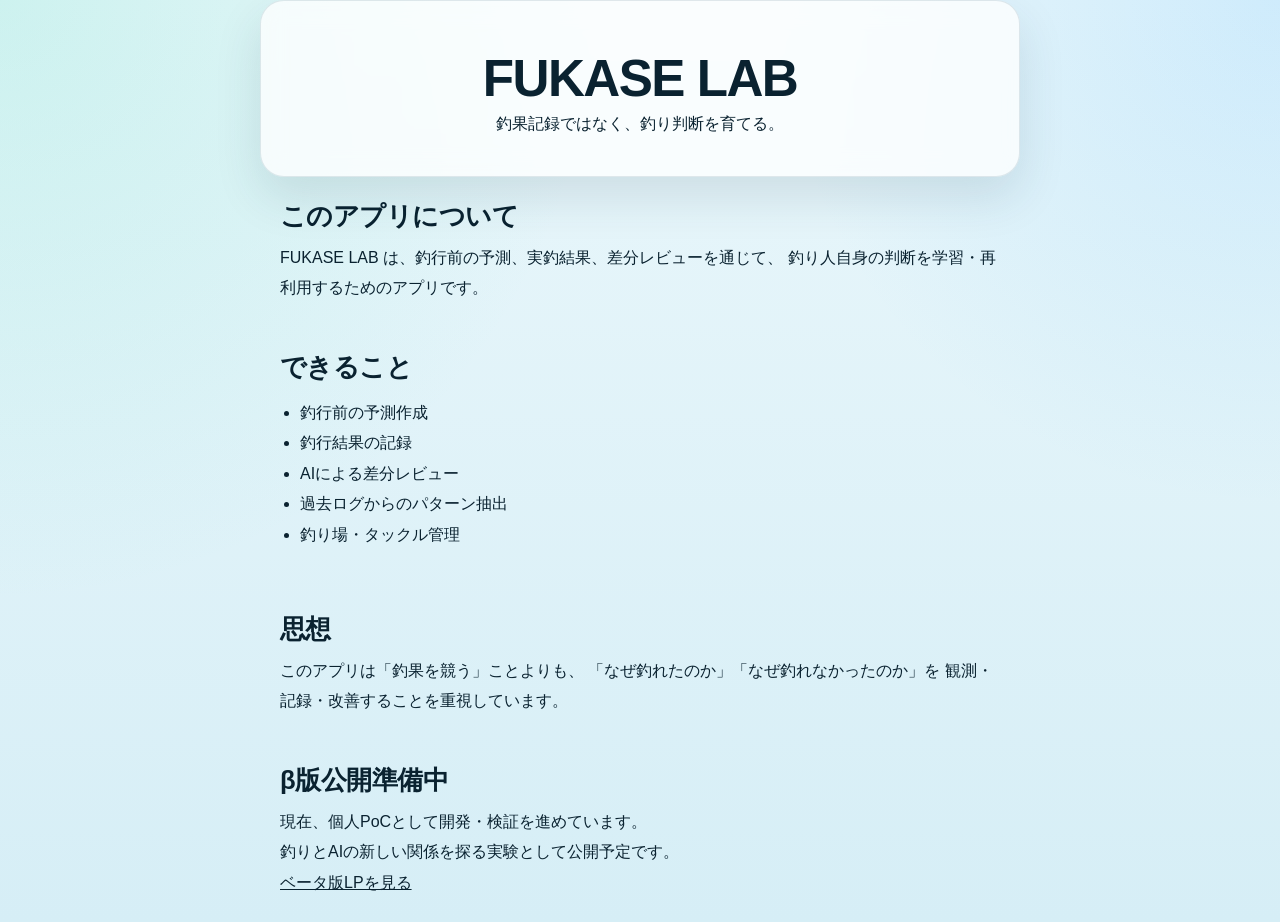
<file: index.html>
<!DOCTYPE html>
<html lang="ja">
<head>
  <meta charset="UTF-8">
  <meta name="viewport" content="width=device-width, initial-scale=1.0">
  <title>FUKASE LAB</title>
  <link rel="stylesheet" href="style.css">
</head>
<body>
  <header class="hero">
    <h1>FUKASE LAB</h1>
    <p>釣果記録ではなく、釣り判断を育てる。</p>
  </header>

  <section>
    <h2>このアプリについて</h2>
    <p>
      FUKASE LAB は、釣行前の予測、実釣結果、差分レビューを通じて、
      釣り人自身の判断を学習・再利用するためのアプリです。
    </p>
  </section>

  <section>
    <h2>できること</h2>
    <ul>
      <li>釣行前の予測作成</li>
      <li>釣行結果の記録</li>
      <li>AIによる差分レビュー</li>
      <li>過去ログからのパターン抽出</li>
      <li>釣り場・タックル管理</li>
    </ul>
  </section>

  <section>
    <h2>思想</h2>
    <p>
      このアプリは「釣果を競う」ことよりも、
      「なぜ釣れたのか」「なぜ釣れなかったのか」を
      観測・記録・改善することを重視しています。
    </p>
  </section>

  <section class="cta">
    <h2>β版公開準備中</h2>
    <p>
      現在、個人PoCとして開発・検証を進めています。<br>
      釣りとAIの新しい関係を探る実験として公開予定です。
    </p>
    <p>
      <a href="/beta/">ベータ版LPを見る</a>
    </p>
  </section>
</body>
</html>
</file>
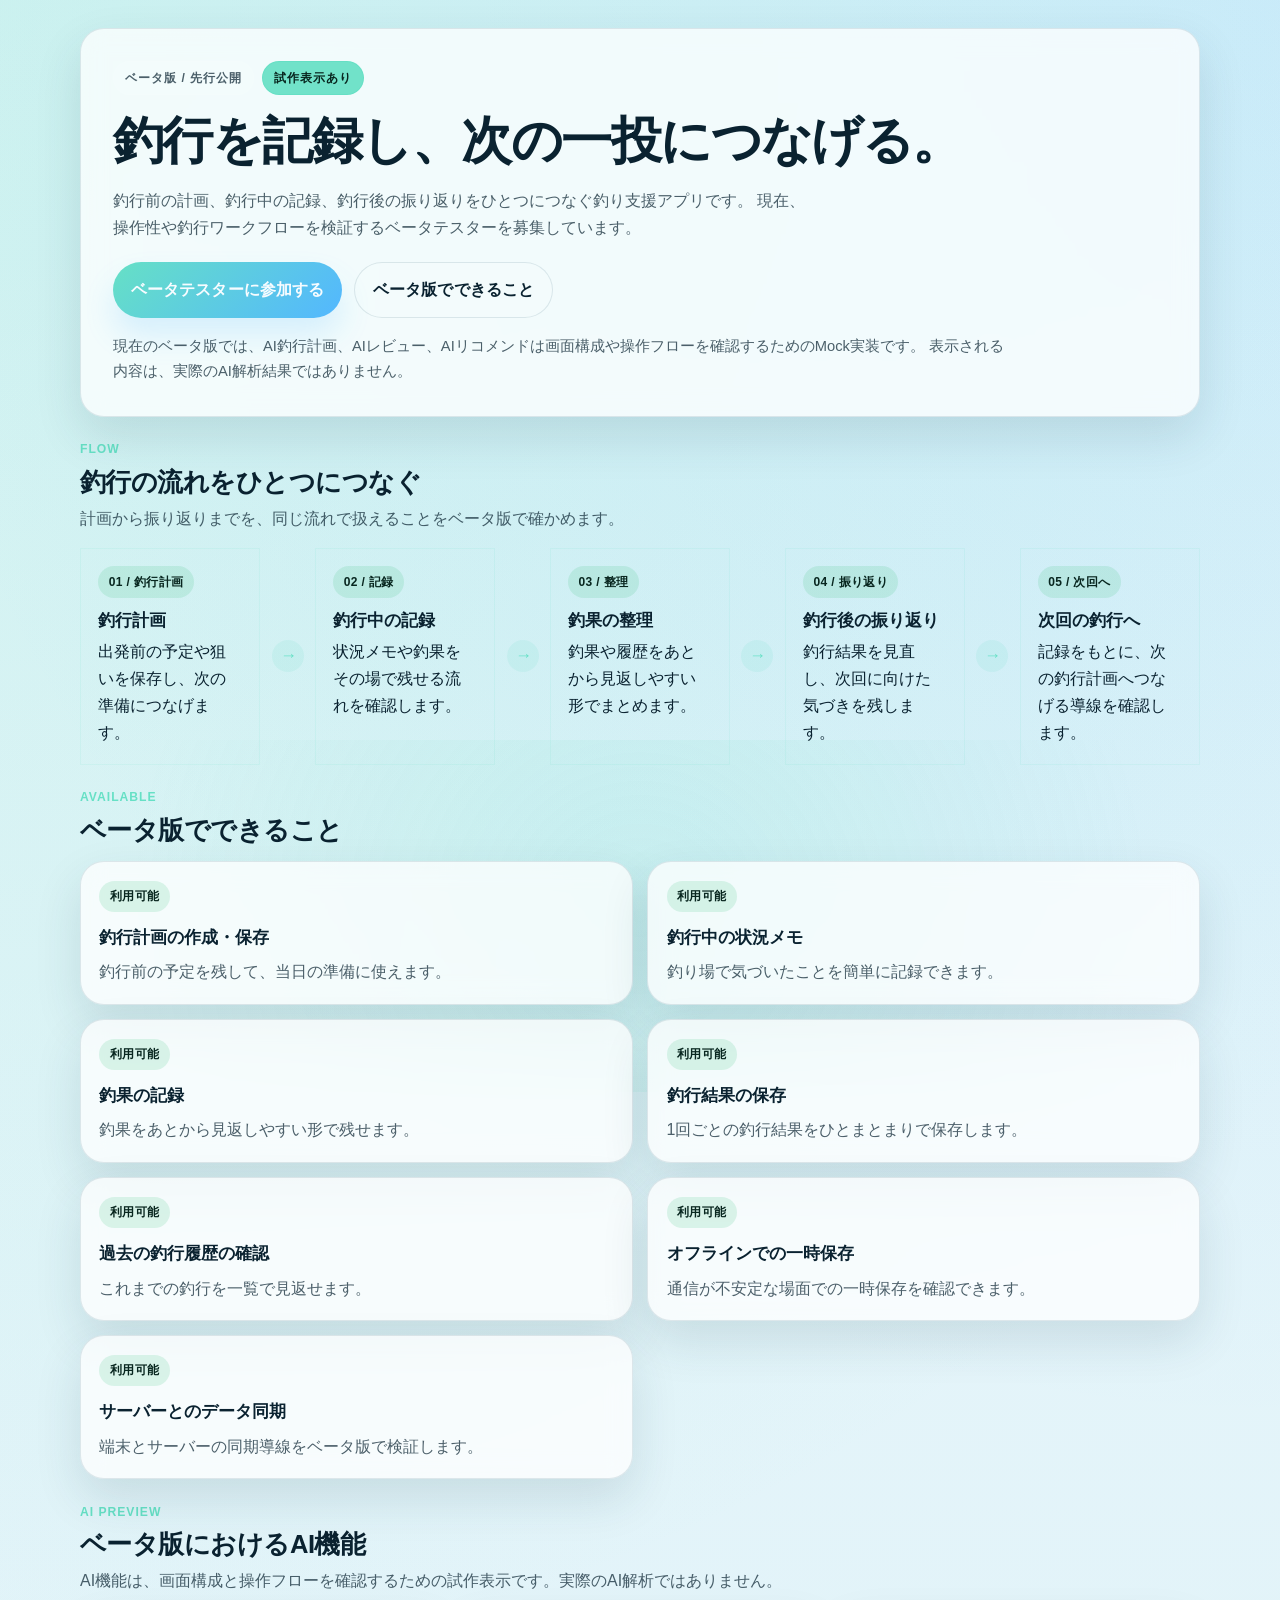
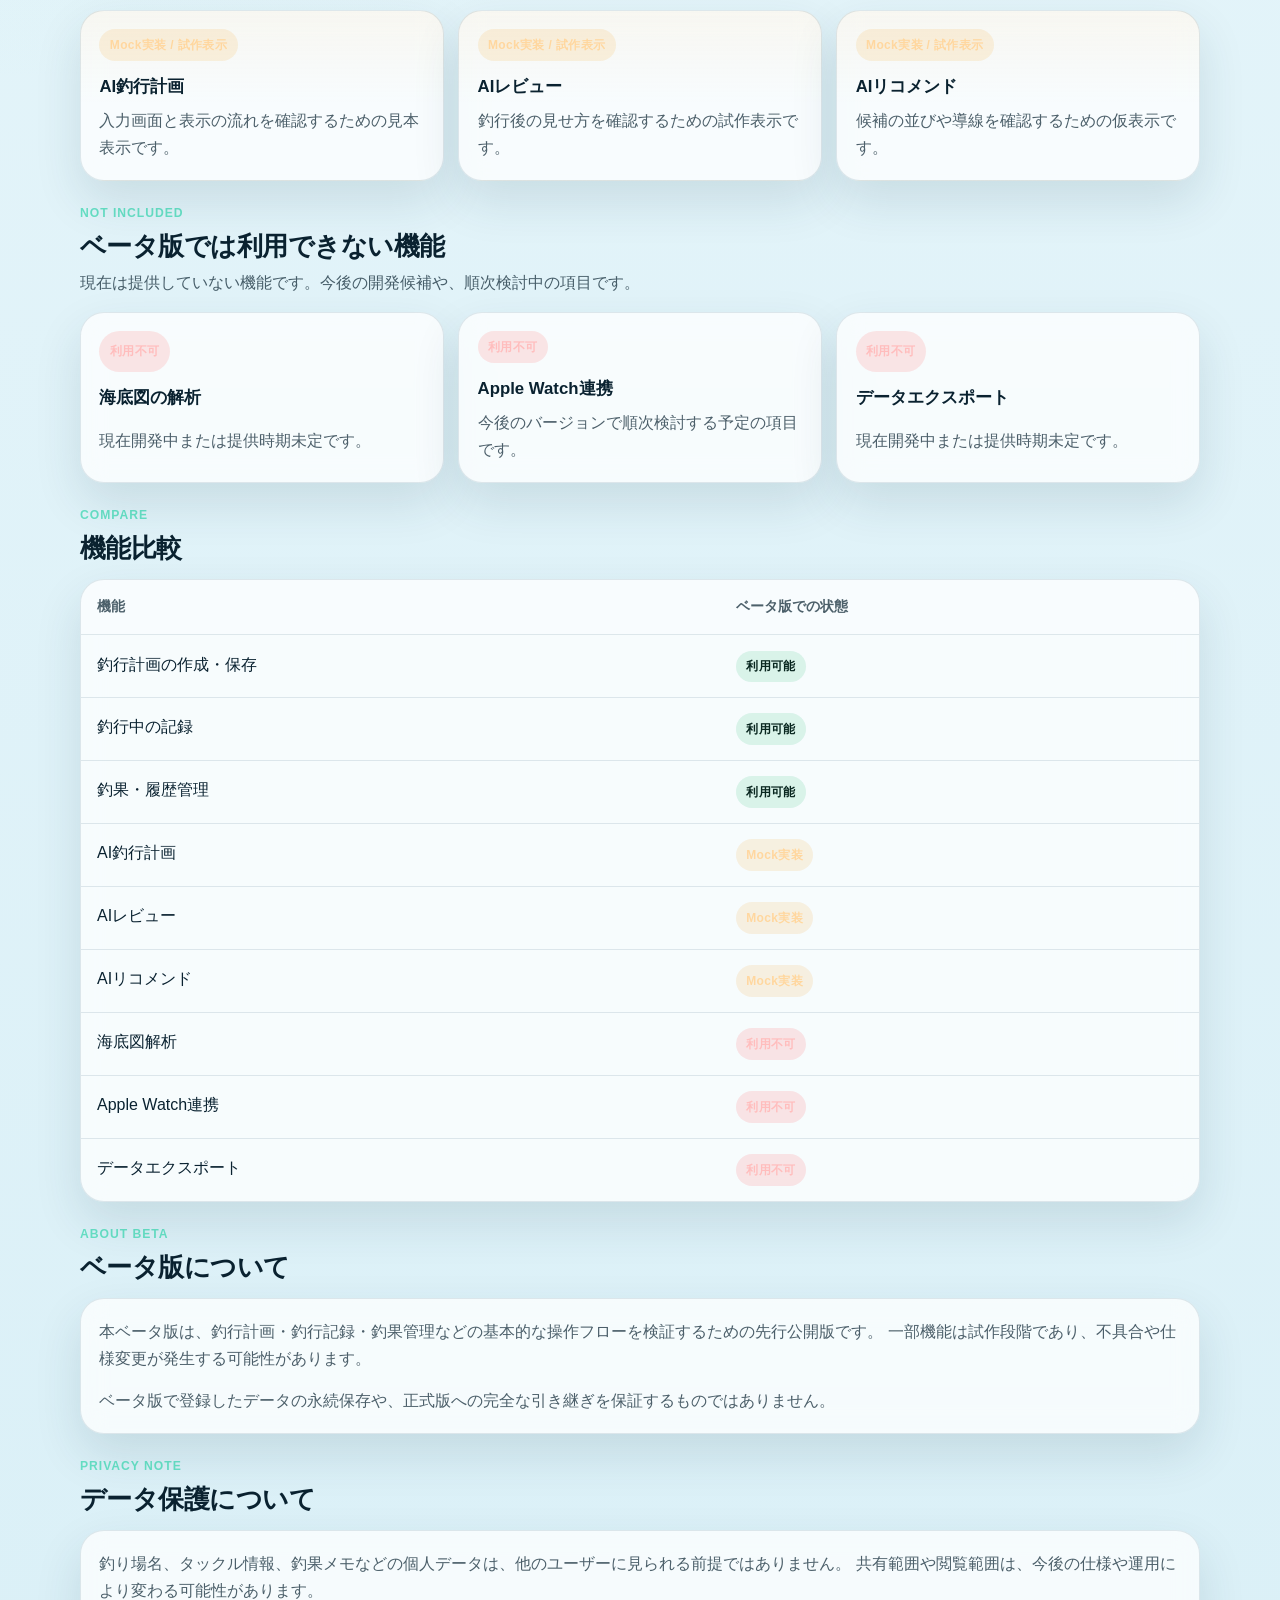
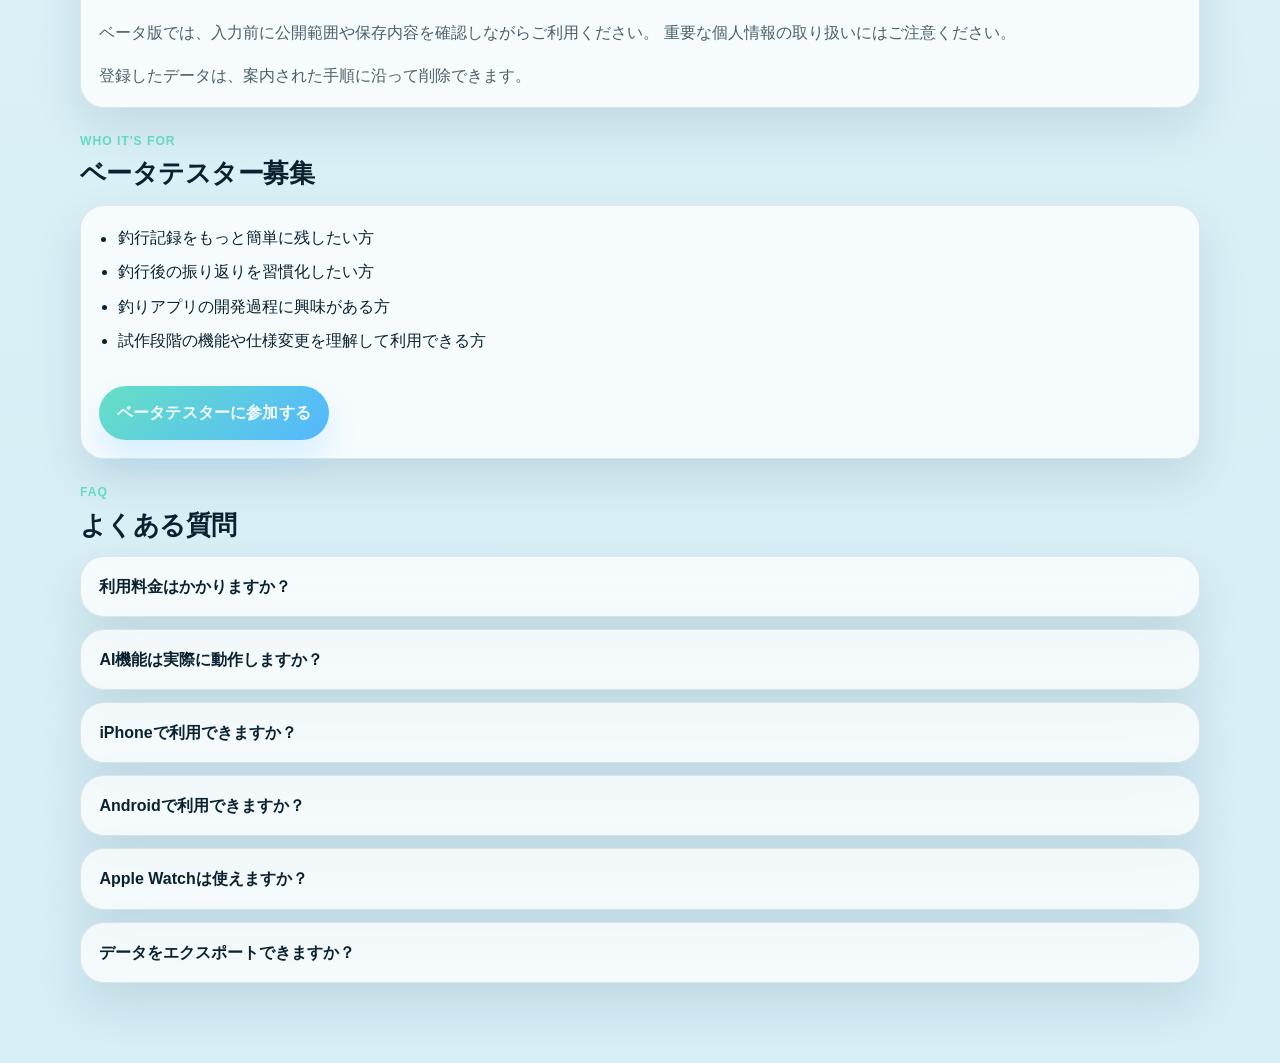
<file: beta/index.html>
<!DOCTYPE html>
<html lang="ja">
<head>
  <meta charset="UTF-8">
  <meta name="viewport" content="width=device-width, initial-scale=1.0">
  <title>釣り支援アプリ ベータテスター募集</title>
  <meta name="description" content="釣行計画、釣行中の記録、釣果管理、釣行後の振り返りをひとつにつなぐ釣り支援アプリのベータテスターを募集しています。">
  <meta name="theme-color" content="#071a24">
  <link rel="canonical" href="/beta/">
  <meta property="og:title" content="釣り支援アプリ ベータテスター募集">
  <meta property="og:description" content="釣行計画、釣行中の記録、釣果管理、釣行後の振り返りをひとつにつなぐ釣り支援アプリのベータテスターを募集しています。">
  <meta property="og:type" content="website">
  <meta property="og:url" content="/beta/">
  <link rel="stylesheet" href="../style.css">
</head>
<body class="beta-page">
  <div class="page-shell">
    <header class="hero hero--primary">
      <div class="eyebrow-row">
        <span class="eyebrow">ベータ版 / 先行公開</span>
        <span class="eyebrow eyebrow--soft">試作表示あり</span>
      </div>
      <h1>釣行を記録し、次の一投につなげる。</h1>
      <p class="hero-copy">
        釣行前の計画、釣行中の記録、釣行後の振り返りをひとつにつなぐ釣り支援アプリです。
        現在、操作性や釣行ワークフローを検証するベータテスターを募集しています。
      </p>
      <div class="hero-actions">
        <a class="button button--primary" href="/beta/register/">ベータテスターに参加する</a>
        <a class="button button--secondary" href="#beta-features">ベータ版でできること</a>
      </div>
      <p class="hero-note">
        現在のベータ版では、AI釣行計画、AIレビュー、AIリコメンドは画面構成や操作フローを確認するためのMock実装です。
        表示される内容は、実際のAI解析結果ではありません。
      </p>
    </header>

    <main>
      <section class="section">
        <div class="section-heading">
          <p class="section-kicker">Flow</p>
          <h2>釣行の流れをひとつにつなぐ</h2>
          <p class="section-copy">
            計画から振り返りまでを、同じ流れで扱えることをベータ版で確かめます。
          </p>
        </div>

        <div class="journey-flow" aria-label="釣行フロー">
          <article class="journey-step">
            <span class="state-badge state-badge--available">01 / 釣行計画</span>
            <h3>釣行計画</h3>
            <p>出発前の予定や狙いを保存し、次の準備につなげます。</p>
          </article>
          <div class="journey-arrow" aria-hidden="true">↓</div>
          <article class="journey-step">
            <span class="state-badge state-badge--available">02 / 記録</span>
            <h3>釣行中の記録</h3>
            <p>状況メモや釣果をその場で残せる流れを確認します。</p>
          </article>
          <div class="journey-arrow" aria-hidden="true">↓</div>
          <article class="journey-step">
            <span class="state-badge state-badge--available">03 / 整理</span>
            <h3>釣果の整理</h3>
            <p>釣果や履歴をあとから見返しやすい形でまとめます。</p>
          </article>
          <div class="journey-arrow" aria-hidden="true">↓</div>
          <article class="journey-step">
            <span class="state-badge state-badge--available">04 / 振り返り</span>
            <h3>釣行後の振り返り</h3>
            <p>釣行結果を見直し、次回に向けた気づきを残します。</p>
          </article>
          <div class="journey-arrow" aria-hidden="true">↓</div>
          <article class="journey-step">
            <span class="state-badge state-badge--available">05 / 次回へ</span>
            <h3>次回の釣行へ</h3>
            <p>記録をもとに、次の釣行計画へつなげる導線を確認します。</p>
          </article>
        </div>
      </section>

      <section id="beta-features" class="section">
        <div class="section-heading">
          <p class="section-kicker">Available</p>
          <h2>ベータ版でできること</h2>
        </div>
        <div class="feature-grid">
          <article class="feature-card">
            <span class="state-badge state-badge--available">利用可能</span>
            <h3>釣行計画の作成・保存</h3>
            <p>釣行前の予定を残して、当日の準備に使えます。</p>
          </article>
          <article class="feature-card">
            <span class="state-badge state-badge--available">利用可能</span>
            <h3>釣行中の状況メモ</h3>
            <p>釣り場で気づいたことを簡単に記録できます。</p>
          </article>
          <article class="feature-card">
            <span class="state-badge state-badge--available">利用可能</span>
            <h3>釣果の記録</h3>
            <p>釣果をあとから見返しやすい形で残せます。</p>
          </article>
          <article class="feature-card">
            <span class="state-badge state-badge--available">利用可能</span>
            <h3>釣行結果の保存</h3>
            <p>1回ごとの釣行結果をひとまとまりで保存します。</p>
          </article>
          <article class="feature-card">
            <span class="state-badge state-badge--available">利用可能</span>
            <h3>過去の釣行履歴の確認</h3>
            <p>これまでの釣行を一覧で見返せます。</p>
          </article>
          <article class="feature-card">
            <span class="state-badge state-badge--available">利用可能</span>
            <h3>オフラインでの一時保存</h3>
            <p>通信が不安定な場面での一時保存を確認できます。</p>
          </article>
          <article class="feature-card">
            <span class="state-badge state-badge--available">利用可能</span>
            <h3>サーバーとのデータ同期</h3>
            <p>端末とサーバーの同期導線をベータ版で検証します。</p>
          </article>
        </div>
      </section>

      <section class="section">
        <div class="section-heading">
          <p class="section-kicker">AI Preview</p>
          <h2>ベータ版におけるAI機能</h2>
          <p class="section-copy">
            AI機能は、画面構成と操作フローを確認するための試作表示です。実際のAI解析ではありません。
          </p>
        </div>
        <div class="feature-grid feature-grid--three">
          <article class="feature-card feature-card--mock">
            <span class="state-badge state-badge--mock">Mock実装 / 試作表示</span>
            <h3>AI釣行計画</h3>
            <p>入力画面と表示の流れを確認するための見本表示です。</p>
          </article>
          <article class="feature-card feature-card--mock">
            <span class="state-badge state-badge--mock">Mock実装 / 試作表示</span>
            <h3>AIレビュー</h3>
            <p>釣行後の見せ方を確認するための試作表示です。</p>
          </article>
          <article class="feature-card feature-card--mock">
            <span class="state-badge state-badge--mock">Mock実装 / 試作表示</span>
            <h3>AIリコメンド</h3>
            <p>候補の並びや導線を確認するための仮表示です。</p>
          </article>
        </div>
      </section>

      <section class="section">
        <div class="section-heading">
          <p class="section-kicker">Not Included</p>
          <h2>ベータ版では利用できない機能</h2>
          <p class="section-copy">
            現在は提供していない機能です。今後の開発候補や、順次検討中の項目です。
          </p>
        </div>
        <div class="feature-grid feature-grid--three">
          <article class="feature-card">
            <span class="state-badge state-badge--unavailable">利用不可</span>
            <h3>海底図の解析</h3>
            <p>現在開発中または提供時期未定です。</p>
          </article>
          <article class="feature-card">
            <span class="state-badge state-badge--unavailable">利用不可</span>
            <h3>Apple Watch連携</h3>
            <p>今後のバージョンで順次検討する予定の項目です。</p>
          </article>
          <article class="feature-card">
            <span class="state-badge state-badge--unavailable">利用不可</span>
            <h3>データエクスポート</h3>
            <p>現在開発中または提供時期未定です。</p>
          </article>
        </div>
      </section>

      <section class="section">
        <div class="section-heading">
          <p class="section-kicker">Compare</p>
          <h2>機能比較</h2>
        </div>
        <div class="table-card">
          <table class="feature-table">
            <thead>
              <tr>
                <th scope="col">機能</th>
                <th scope="col">ベータ版での状態</th>
              </tr>
            </thead>
            <tbody>
              <tr>
                <td data-label="機能">釣行計画の作成・保存</td>
                <td data-label="ベータ版での状態"><span class="state-badge state-badge--available">利用可能</span></td>
              </tr>
              <tr>
                <td data-label="機能">釣行中の記録</td>
                <td data-label="ベータ版での状態"><span class="state-badge state-badge--available">利用可能</span></td>
              </tr>
              <tr>
                <td data-label="機能">釣果・履歴管理</td>
                <td data-label="ベータ版での状態"><span class="state-badge state-badge--available">利用可能</span></td>
              </tr>
              <tr>
                <td data-label="機能">AI釣行計画</td>
                <td data-label="ベータ版での状態"><span class="state-badge state-badge--mock">Mock実装</span></td>
              </tr>
              <tr>
                <td data-label="機能">AIレビュー</td>
                <td data-label="ベータ版での状態"><span class="state-badge state-badge--mock">Mock実装</span></td>
              </tr>
              <tr>
                <td data-label="機能">AIリコメンド</td>
                <td data-label="ベータ版での状態"><span class="state-badge state-badge--mock">Mock実装</span></td>
              </tr>
              <tr>
                <td data-label="機能">海底図解析</td>
                <td data-label="ベータ版での状態"><span class="state-badge state-badge--unavailable">利用不可</span></td>
              </tr>
              <tr>
                <td data-label="機能">Apple Watch連携</td>
                <td data-label="ベータ版での状態"><span class="state-badge state-badge--unavailable">利用不可</span></td>
              </tr>
              <tr>
                <td data-label="機能">データエクスポート</td>
                <td data-label="ベータ版での状態"><span class="state-badge state-badge--unavailable">利用不可</span></td>
              </tr>
            </tbody>
          </table>
        </div>
      </section>

      <section class="section">
        <div class="section-heading">
          <p class="section-kicker">About Beta</p>
          <h2>ベータ版について</h2>
        </div>
        <div class="info-card">
          <p>
            本ベータ版は、釣行計画・釣行記録・釣果管理などの基本的な操作フローを検証するための先行公開版です。
            一部機能は試作段階であり、不具合や仕様変更が発生する可能性があります。
          </p>
          <p>
            ベータ版で登録したデータの永続保存や、正式版への完全な引き継ぎを保証するものではありません。
          </p>
        </div>
      </section>

      <section class="section">
        <div class="section-heading">
          <p class="section-kicker">Privacy Note</p>
          <h2>データ保護について</h2>
        </div>
        <div class="info-card">
          <p>
            釣り場名、タックル情報、釣果メモなどの個人データは、他のユーザーに見られる前提ではありません。
            共有範囲や閲覧範囲は、今後の仕様や運用により変わる可能性があります。
          </p>
          <p>
            ベータ版では、入力前に公開範囲や保存内容を確認しながらご利用ください。
            重要な個人情報の取り扱いにはご注意ください。
          </p>
          <p>
            登録したデータは、案内された手順に沿って削除できます。
          </p>
        </div>
      </section>

      <section class="section">
        <div class="section-heading">
          <p class="section-kicker">Who It's For</p>
          <h2>ベータテスター募集</h2>
        </div>
        <div class="info-card">
          <ul class="bullet-list">
            <li>釣行記録をもっと簡単に残したい方</li>
            <li>釣行後の振り返りを習慣化したい方</li>
            <li>釣りアプリの開発過程に興味がある方</li>
            <li>試作段階の機能や仕様変更を理解して利用できる方</li>
          </ul>
          <div class="hero-actions hero-actions--compact">
            <a class="button button--primary" href="/beta/register/">ベータテスターに参加する</a>
          </div>
        </div>
      </section>

      <section class="section">
        <div class="section-heading">
          <p class="section-kicker">FAQ</p>
          <h2>よくある質問</h2>
        </div>
        <div class="faq-list">
          <details class="faq-item">
            <summary>利用料金はかかりますか？</summary>
            <p>ベータ版は無料で利用できます。</p>
          </details>
          <details class="faq-item">
            <summary>AI機能は実際に動作しますか？</summary>
            <p>現在のベータ版では、AI釣行計画、AIレビュー、AIリコメンドは試作表示です。実際のAIによる個別解析は行っていません。</p>
          </details>
          <details class="faq-item">
            <summary>iPhoneで利用できますか？</summary>
            <p>Safariを含むブラウザから利用できます。現時点ではPWAとしての案内はしていません。</p>
          </details>
          <details class="faq-item">
            <summary>Androidで利用できますか？</summary>
            <p>Androidのブラウザから利用できます。</p>
          </details>
          <details class="faq-item">
            <summary>Apple Watchは使えますか？</summary>
            <p>ベータ版ではApple Watch連携には対応していません。</p>
          </details>
          <details class="faq-item">
            <summary>データをエクスポートできますか？</summary>
            <p>ベータ版ではデータエクスポートには対応していません。</p>
          </details>
        </div>
      </section>
    </main>

  </div>
</body>
</html>
</file>
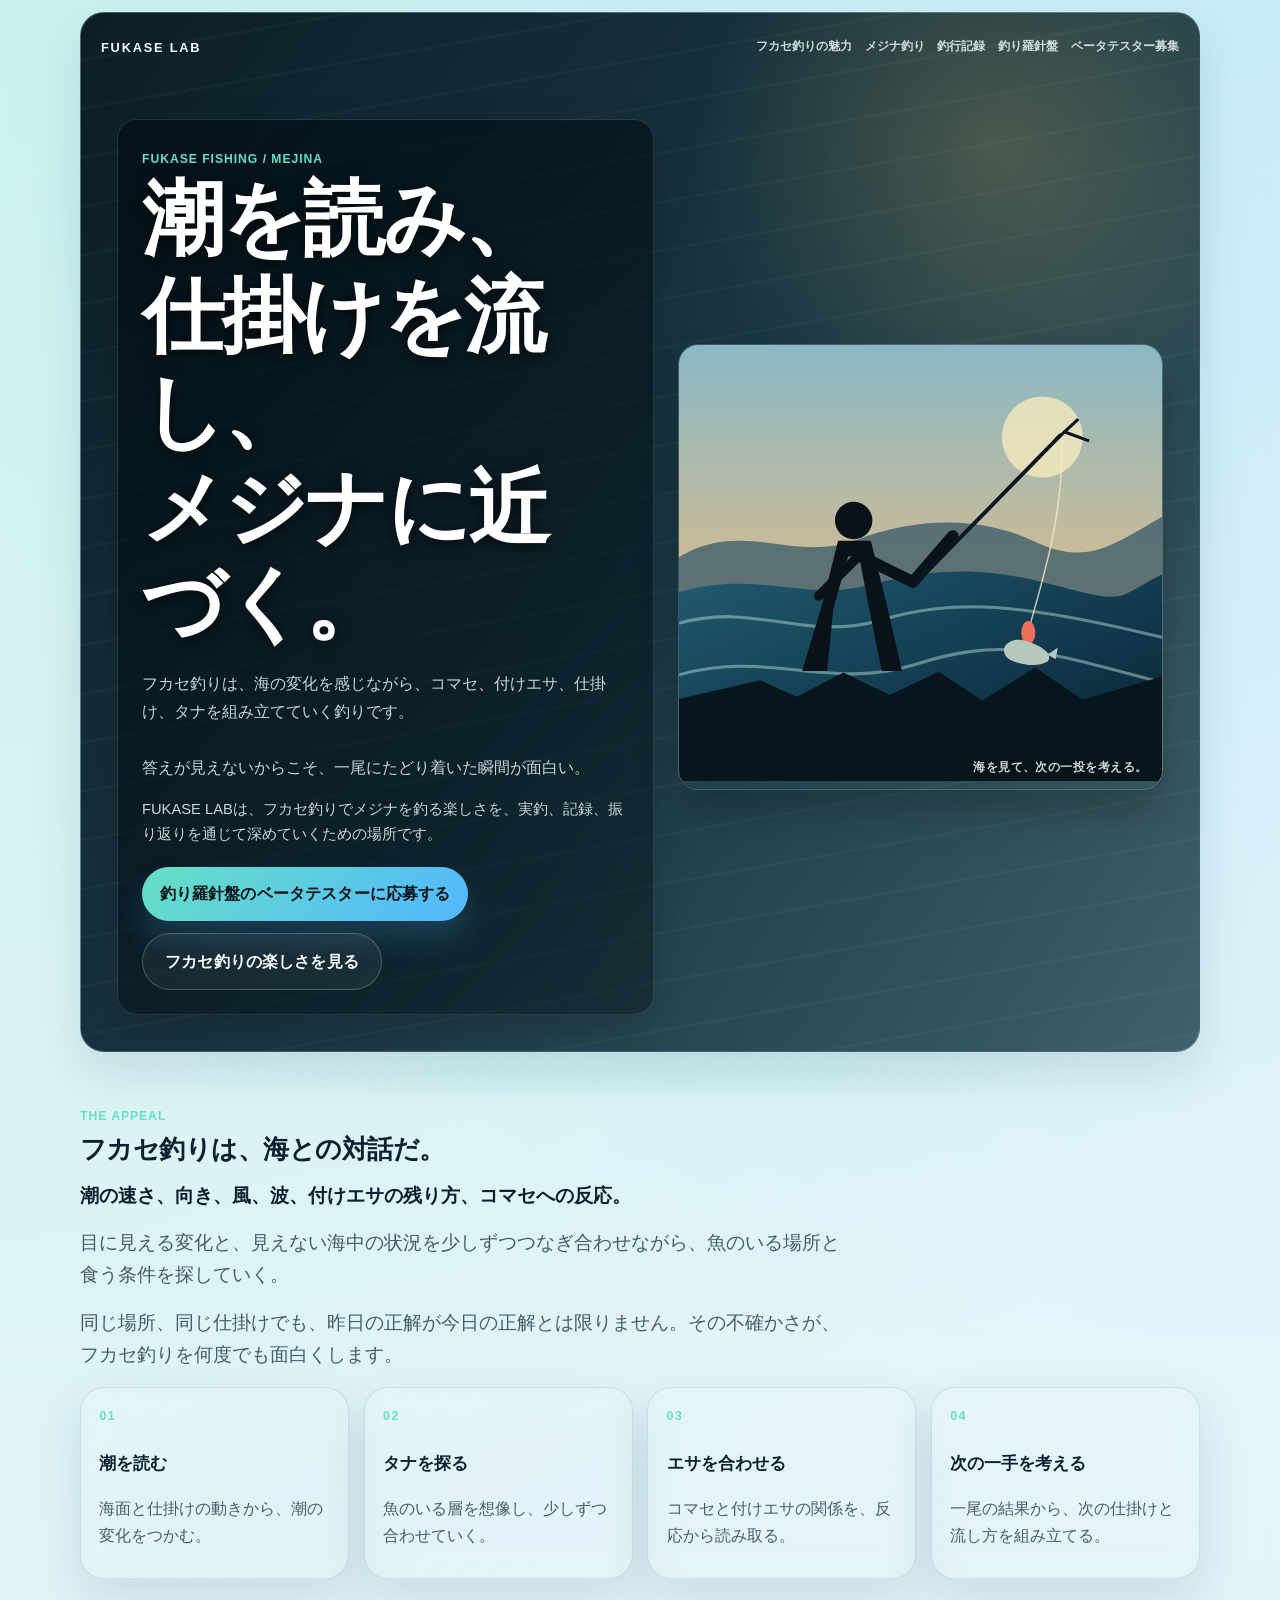
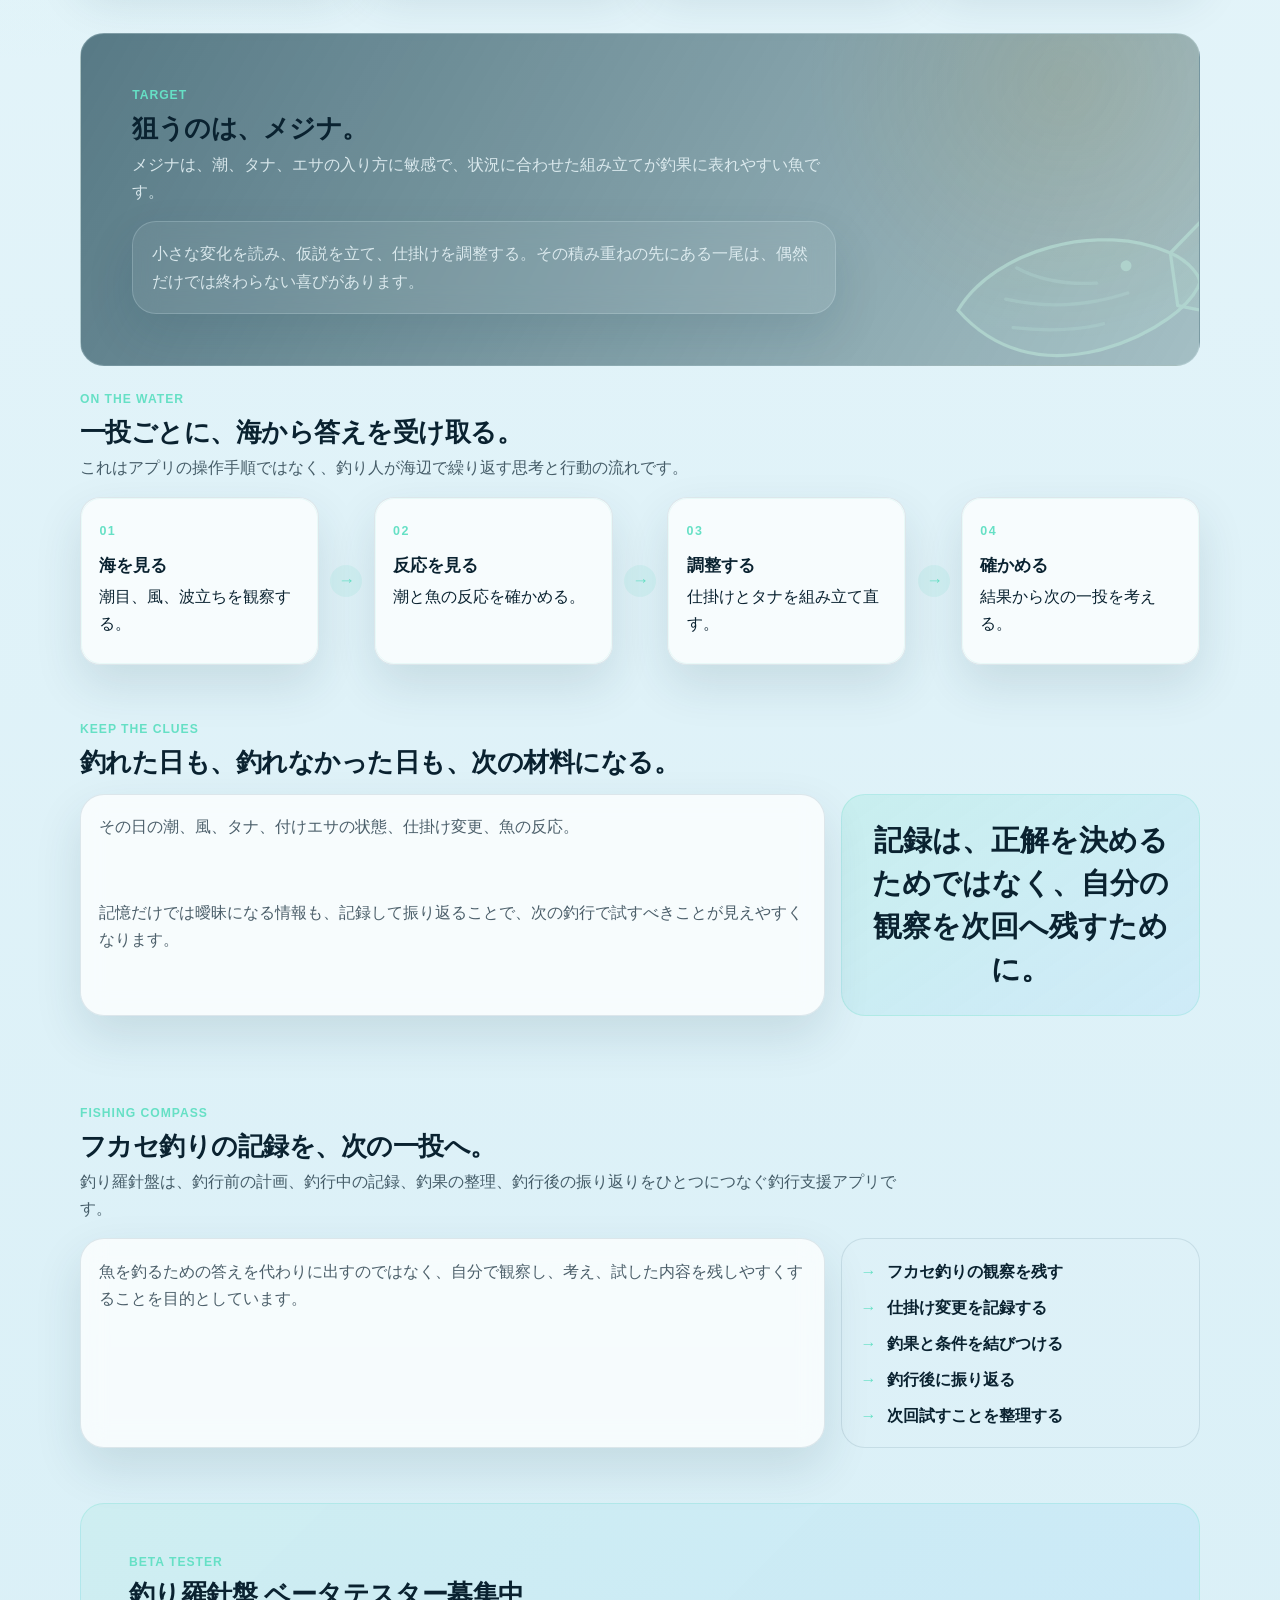
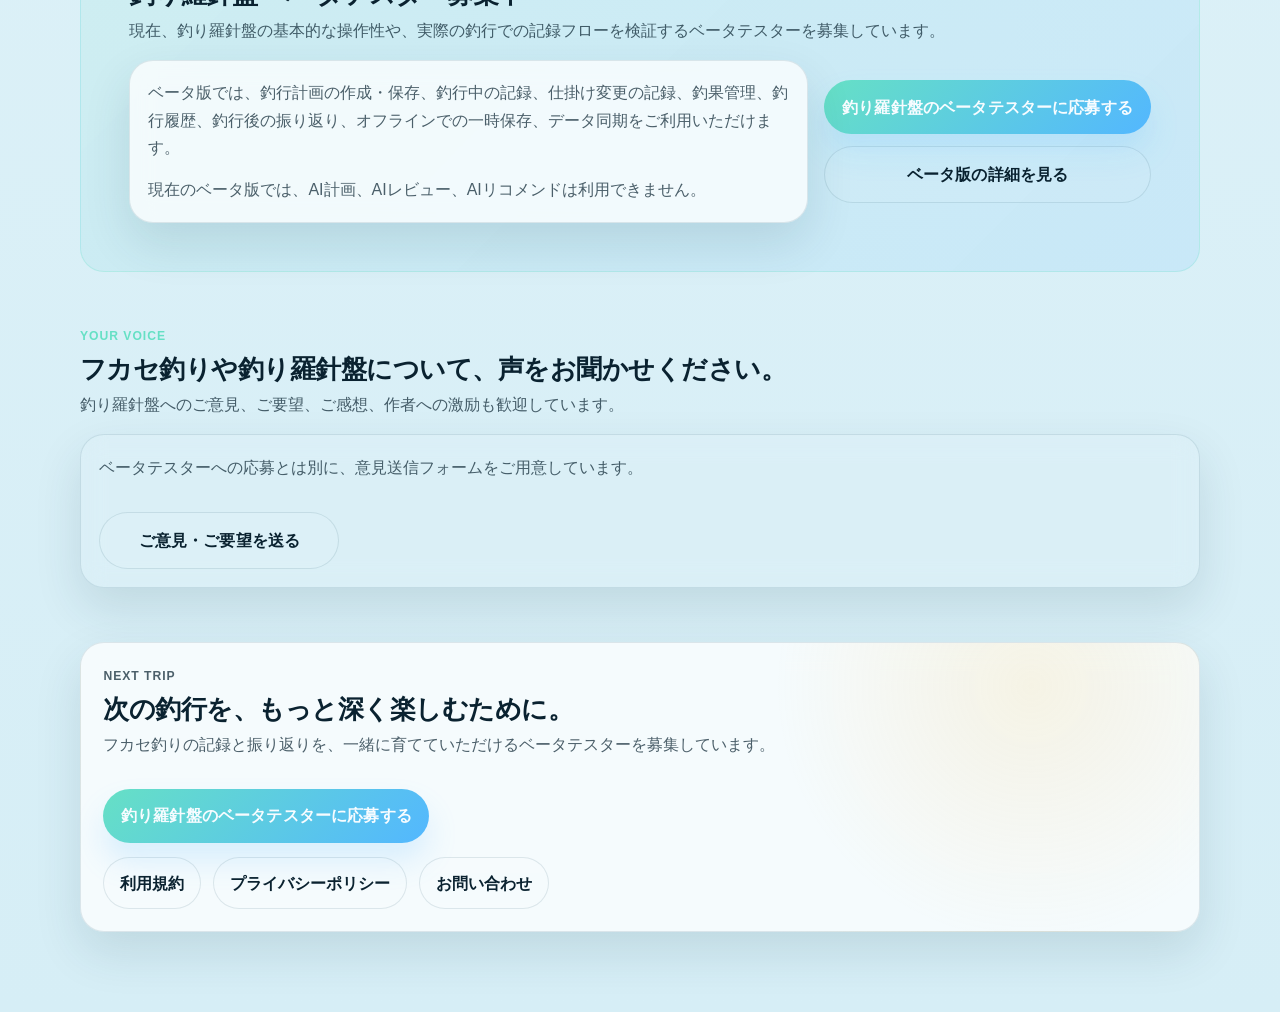
<file: public/index.html>
<!DOCTYPE html>
<html lang="ja">
<head>
  <!-- Google tag (gtag.js) -->
<script async src="https://www.googletagmanager.com/gtag/js?id=G-46PLH1ER4W"></script>
<script>
window.dataLayer = window.dataLayer || [];
function gtag(){dataLayer.push(arguments);}
gtag('js', new Date());

gtag('config', 'G-46PLH1ER4W');
</script>
  <meta charset="UTF-8">
  <meta name="viewport" content="width=device-width, initial-scale=1.0">
  <title>FUKASE LAB｜フカセ釣りでメジナを狙う楽しさ</title>
  <meta name="description" content="潮を読み、仕掛けを流し、メジナを狙う。FUKASE LABは、フカセ釣りの観察、試行錯誤、記録、振り返りを通じて、釣りの楽しさを深めるためのサイトです。釣行支援アプリ「釣り羅針盤」のベータテスターも募集しています。">
  <meta name="theme-color" content="#071a24">
  <link rel="icon" type="image/png" href="/site-icon.png">
  <link rel="apple-touch-icon" href="/site-icon.png">
  <link rel="canonical" href="https://fukase-lab.com/">
  <meta property="og:title" content="FUKASE LAB｜フカセ釣りでメジナを狙う楽しさ">
  <meta property="og:description" content="潮を読み、仕掛けを流し、メジナを狙う。フカセ釣りの観察、試行錯誤、記録、振り返りを通じて、釣りの楽しさを深めるためのサイトです。">
  <meta property="og:type" content="website">
  <meta property="og:url" content="https://fukase-lab.com/">
  <meta property="og:image" content="https://fukase-lab.com/ogp.svg">
  <meta property="og:image:width" content="1200">
  <meta property="og:image:height" content="630">
  <meta property="og:site_name" content="FUKASE LAB">
  <meta name="twitter:card" content="summary_large_image">
  <meta name="twitter:title" content="FUKASE LAB｜フカセ釣りでメジナを狙う楽しさ">
  <meta name="twitter:description" content="潮を読み、仕掛けを流し、メジナを狙う。フカセ釣りの観察、試行錯誤、記録、振り返りを通じて、釣りの楽しさを深めるためのサイトです。">
  <meta name="twitter:image" content="https://fukase-lab.com/ogp.svg">
  <link rel="stylesheet" href="style.css">
</head>
<body class="beta-page home-page fishing-home-page">
  <div class="page-shell">
    <header class="hero hero--fishing">
      <nav class="site-nav" aria-label="主要ナビゲーション">
        <a class="site-nav__brand" href="/" aria-label="FUKASE LAB トップ">FUKASE LAB</a>
        <div class="site-nav__links">
          <a href="#fukase">フカセ釣りの魅力</a>
          <a href="#mejina">メジナ釣り</a>
          <a href="#record">釣行記録</a>
          <a href="#compass">釣り羅針盤</a>
          <a href="#beta">ベータテスター募集</a>
        </div>
      </nav>

      <div class="hero--fishing__layout">
        <div class="hero--fishing__content">
          <p class="section-kicker">FUKASE FISHING / MEJINA</p>
          <h1>潮を読み、<br>仕掛けを流し、<br>メジナに近づく。</h1>
          <p class="hero-copy">
            フカセ釣りは、海の変化を感じながら、コマセ、付けエサ、仕掛け、タナを組み立てていく釣りです。<br><br>
            答えが見えないからこそ、一尾にたどり着いた瞬間が面白い。
          </p>
          <p class="hero-note">FUKASE LABは、フカセ釣りでメジナを釣る楽しさを、実釣、記録、振り返りを通じて深めていくための場所です。</p>
          <div class="hero-actions">
            <a class="button button--primary" href="/beta/apply/">釣り羅針盤のベータテスターに応募する</a>
            <a class="button button--secondary" href="#fukase">フカセ釣りの楽しさを見る</a>
          </div>
        </div>

        <div class="hero-scene" aria-hidden="true">
          <svg viewBox="0 0 620 560" role="presentation" focusable="false">
            <defs>
              <linearGradient id="sky" x1="0" y1="0" x2="0" y2="1">
                <stop offset="0%" stop-color="#8ab8c6" />
                <stop offset="60%" stop-color="#d9bc8d" />
                <stop offset="100%" stop-color="#f0d2a0" />
              </linearGradient>
              <linearGradient id="water" x1="0" y1="0" x2="1" y2="1">
                <stop offset="0%" stop-color="#205a70" />
                <stop offset="100%" stop-color="#071f31" />
              </linearGradient>
            </defs>
            <rect width="620" height="560" fill="url(#sky)" />
            <circle cx="466" cy="118" r="52" fill="#fff0bf" fill-opacity=".72" />
            <path d="M0 272 C82 223 146 280 227 250 S388 220 456 252 S555 257 620 220 L620 342 L0 342Z" fill="#315567" fill-opacity=".72" />
            <path d="M0 317 C103 287 159 331 248 307 S402 286 490 310 S562 322 620 294 L620 560 L0 560Z" fill="url(#water)" />
            <path d="M0 357 C94 329 162 381 258 353 S435 330 620 375 M0 423 C116 390 190 445 305 409 S471 394 620 433 M0 494 C118 465 215 517 334 482 S502 470 620 504" fill="none" stroke="#b7ded4" stroke-opacity=".48" stroke-width="4" />
            <path d="M0 454 L104 430 L151 451 L211 420 L270 449 L333 419 L389 456 L457 414 L518 455 L620 425 L620 560 L0 560Z" fill="#07151d" />
            <path d="M158 418 L190 418 L198 338 L217 271 L231 271 L244 339 L260 418 L286 418 L266 331 L246 251 L204 251 L184 331Z" fill="#091219" />
            <circle cx="224" cy="225" r="24" fill="#091219" />
            <path d="M229 269 L300 304 L351 245" fill="none" stroke="#091219" stroke-width="15" stroke-linecap="round" stroke-linejoin="round" />
            <path d="M305 304 L489 116" fill="none" stroke="#0b1620" stroke-width="5" stroke-linecap="round" />
            <path d="M228 273 L179 322" fill="none" stroke="#091219" stroke-width="12" stroke-linecap="round" />
            <path d="M483 122 L512 95" fill="none" stroke="#0b1620" stroke-width="4" />
            <path d="M493 111 L526 123" fill="none" stroke="#0b1620" stroke-width="4" />
            <path d="M491 121 C493 217 469 291 450 360" fill="none" stroke="#f4eac8" stroke-opacity=".78" stroke-width="2" />
            <ellipse cx="448" cy="369" rx="9" ry="15" fill="#f06f59" />
            <path d="M418 386 C430 373 443 379 455 383 C470 389 479 398 473 406 C459 414 439 410 425 404 C418 400 415 393 418 386Z" fill="#b7c8be" />
            <path d="M473 397 L486 388 L483 403Z" fill="#b7c8be" />
          </svg>
          <p>海を見て、次の一投を考える。</p>
        </div>
      </div>
    </header>

    <main>
      <section class="section section--story" id="fukase">
        <div class="section-heading">
          <p class="section-kicker">THE APPEAL</p>
          <h2>フカセ釣りは、海との対話だ。</h2>
        </div>
        <div class="story-layout">
          <div class="story-copy">
            <p>潮の速さ、向き、風、波、付けエサの残り方、コマセへの反応。</p>
            <p>目に見える変化と、見えない海中の状況を少しずつつなぎ合わせながら、魚のいる場所と食う条件を探していく。</p>
            <p>同じ場所、同じ仕掛けでも、昨日の正解が今日の正解とは限りません。その不確かさが、フカセ釣りを何度でも面白くします。</p>
          </div>
          <div class="feature-grid feature-grid--four fishing-points">
            <article class="feature-card fishing-point">
              <span class="fishing-point__number">01</span>
              <h3>潮を読む</h3>
              <p>海面と仕掛けの動きから、潮の変化をつかむ。</p>
            </article>
            <article class="feature-card fishing-point">
              <span class="fishing-point__number">02</span>
              <h3>タナを探る</h3>
              <p>魚のいる層を想像し、少しずつ合わせていく。</p>
            </article>
            <article class="feature-card fishing-point">
              <span class="fishing-point__number">03</span>
              <h3>エサを合わせる</h3>
              <p>コマセと付けエサの関係を、反応から読み取る。</p>
            </article>
            <article class="feature-card fishing-point">
              <span class="fishing-point__number">04</span>
              <h3>次の一手を考える</h3>
              <p>一尾の結果から、次の仕掛けと流し方を組み立てる。</p>
            </article>
          </div>
        </div>
      </section>

      <section class="section section--mejina" id="mejina">
        <div class="mejina-art" aria-hidden="true">
          <svg viewBox="0 0 280 170" role="presentation" focusable="false">
            <path d="M28 85 C69 34 169 22 229 60 C247 71 253 86 252 91 C242 110 205 132 155 139 C98 146 55 126 28 85Z" fill="currentColor" fill-opacity=".18" stroke="currentColor" stroke-width="3" />
            <path d="M229 60 L270 28 L258 82 L278 126 L229 109Z" fill="currentColor" fill-opacity=".18" stroke="currentColor" stroke-width="3" stroke-linejoin="round" />
            <circle cx="187" cy="66" r="5" fill="currentColor" />
            <path d="M87 54 C109 70 133 76 158 78 M73 81 C107 94 146 98 185 91 M76 108 C104 115 131 119 159 116" fill="none" stroke="currentColor" stroke-opacity=".45" stroke-width="3" stroke-linecap="round" />
          </svg>
        </div>
        <div class="section-heading">
          <p class="section-kicker">TARGET</p>
          <h2>狙うのは、メジナ。</h2>
          <p class="section-copy">メジナは、潮、タナ、エサの入り方に敏感で、状況に合わせた組み立てが釣果に表れやすい魚です。</p>
        </div>
        <div class="info-card info-card--plain">
          <p>小さな変化を読み、仮説を立て、仕掛けを調整する。その積み重ねの先にある一尾は、偶然だけでは終わらない喜びがあります。</p>
        </div>
      </section>

      <section class="section" id="flow">
        <div class="section-heading">
          <p class="section-kicker">ON THE WATER</p>
          <h2>一投ごとに、海から答えを受け取る。</h2>
          <p class="section-copy">これはアプリの操作手順ではなく、釣り人が海辺で繰り返す思考と行動の流れです。</p>
        </div>
        <div class="journey-flow journey-flow--fishing" aria-label="フカセ釣りの流れ">
          <article class="journey-step"><span class="journey-step__number">01</span><h3>海を見る</h3><p>潮目、風、波立ちを観察する。</p></article>
          <div class="journey-arrow" aria-hidden="true">↓</div>
          <article class="journey-step"><span class="journey-step__number">02</span><h3>反応を見る</h3><p>潮と魚の反応を確かめる。</p></article>
          <div class="journey-arrow" aria-hidden="true">↓</div>
          <article class="journey-step"><span class="journey-step__number">03</span><h3>調整する</h3><p>仕掛けとタナを組み立て直す。</p></article>
          <div class="journey-arrow" aria-hidden="true">↓</div>
          <article class="journey-step"><span class="journey-step__number">04</span><h3>確かめる</h3><p>結果から次の一投を考える。</p></article>
        </div>
      </section>

      <section class="section section--record" id="record">
        <div class="section-heading">
          <p class="section-kicker">KEEP THE CLUES</p>
          <h2>釣れた日も、釣れなかった日も、次の材料になる。</h2>
        </div>
        <div class="record-layout">
          <div class="info-card">
            <p>その日の潮、風、タナ、付けエサの状態、仕掛け変更、魚の反応。</p>
            <p>記憶だけでは曖昧になる情報も、記録して振り返ることで、次の釣行で試すべきことが見えやすくなります。</p>
          </div>
          <aside class="record-note">
            <p>記録は、正解を決めるためではなく、自分の観察を次回へ残すために。</p>
          </aside>
        </div>
      </section>

      <section class="section section--compass" id="compass">
        <div class="section-heading">
          <p class="section-kicker">FISHING COMPASS</p>
          <h2>フカセ釣りの記録を、次の一投へ。</h2>
          <p class="section-copy">釣り羅針盤は、釣行前の計画、釣行中の記録、釣果の整理、釣行後の振り返りをひとつにつなぐ釣行支援アプリです。</p>
        </div>
        <div class="compass-layout">
          <div class="info-card">
            <p>魚を釣るための答えを代わりに出すのではなく、自分で観察し、考え、試した内容を残しやすくすることを目的としています。</p>
          </div>
          <ul class="compass-list">
            <li>フカセ釣りの観察を残す</li>
            <li>仕掛け変更を記録する</li>
            <li>釣果と条件を結びつける</li>
            <li>釣行後に振り返る</li>
            <li>次回試すことを整理する</li>
          </ul>
        </div>
      </section>

      <section class="section section--beta" id="beta">
        <div class="section-heading">
          <p class="section-kicker">BETA TESTER</p>
          <h2>釣り羅針盤 ベータテスター募集中</h2>
          <p class="section-copy">現在、釣り羅針盤の基本的な操作性や、実際の釣行での記録フローを検証するベータテスターを募集しています。</p>
        </div>
        <div class="beta-layout">
          <div class="info-card">
            <p>ベータ版では、釣行計画の作成・保存、釣行中の記録、仕掛け変更の記録、釣果管理、釣行履歴、釣行後の振り返り、オフラインでの一時保存、データ同期をご利用いただけます。</p>
            <p>現在のベータ版では、AI計画、AIレビュー、AIリコメンドは利用できません。</p>
          </div>
          <div class="hero-actions hero-actions--stacked">
            <a class="button button--primary" href="/beta/apply/">釣り羅針盤のベータテスターに応募する</a>
            <a class="button button--secondary" href="/beta/">ベータ版の詳細を見る</a>
          </div>
        </div>
      </section>

      <section class="section section--feedback" id="feedback">
        <div class="section-heading">
          <p class="section-kicker">YOUR VOICE</p>
          <h2>フカセ釣りや釣り羅針盤について、声をお聞かせください。</h2>
          <p class="section-copy">釣り羅針盤へのご意見、ご要望、ご感想、作者への激励も歓迎しています。</p>
        </div>
        <div class="info-card info-card--plain">
          <p>ベータテスターへの応募とは別に、意見送信フォームをご用意しています。</p>
          <div class="hero-actions hero-actions--compact">
            <a class="button button--secondary" href="/contact/">ご意見・ご要望を送る</a>
          </div>
        </div>
      </section>
    </main>

    <footer class="footer-cta">
      <div class="footer-cta__card footer-cta__card--fishing">
        <div class="section-heading">
          <p class="section-kicker">NEXT TRIP</p>
          <h2>次の釣行を、もっと深く楽しむために。</h2>
          <p>フカセ釣りの記録と振り返りを、一緒に育てていただけるベータテスターを募集しています。</p>
        </div>
        <div class="hero-actions hero-actions--compact">
          <a class="button button--primary" href="/beta/apply/">釣り羅針盤のベータテスターに応募する</a>
        </div>
        <nav class="site-footer-links" aria-label="フッターリンク">
          <a class="site-footer-link" href="/terms/">利用規約</a>
          <a class="site-footer-link" href="/privacy/">プライバシーポリシー</a>
          <a class="site-footer-link" href="/contact/">お問い合わせ</a>
        </nav>
      </div>
    </footer>
  </div>
</body>
</html>
</file>
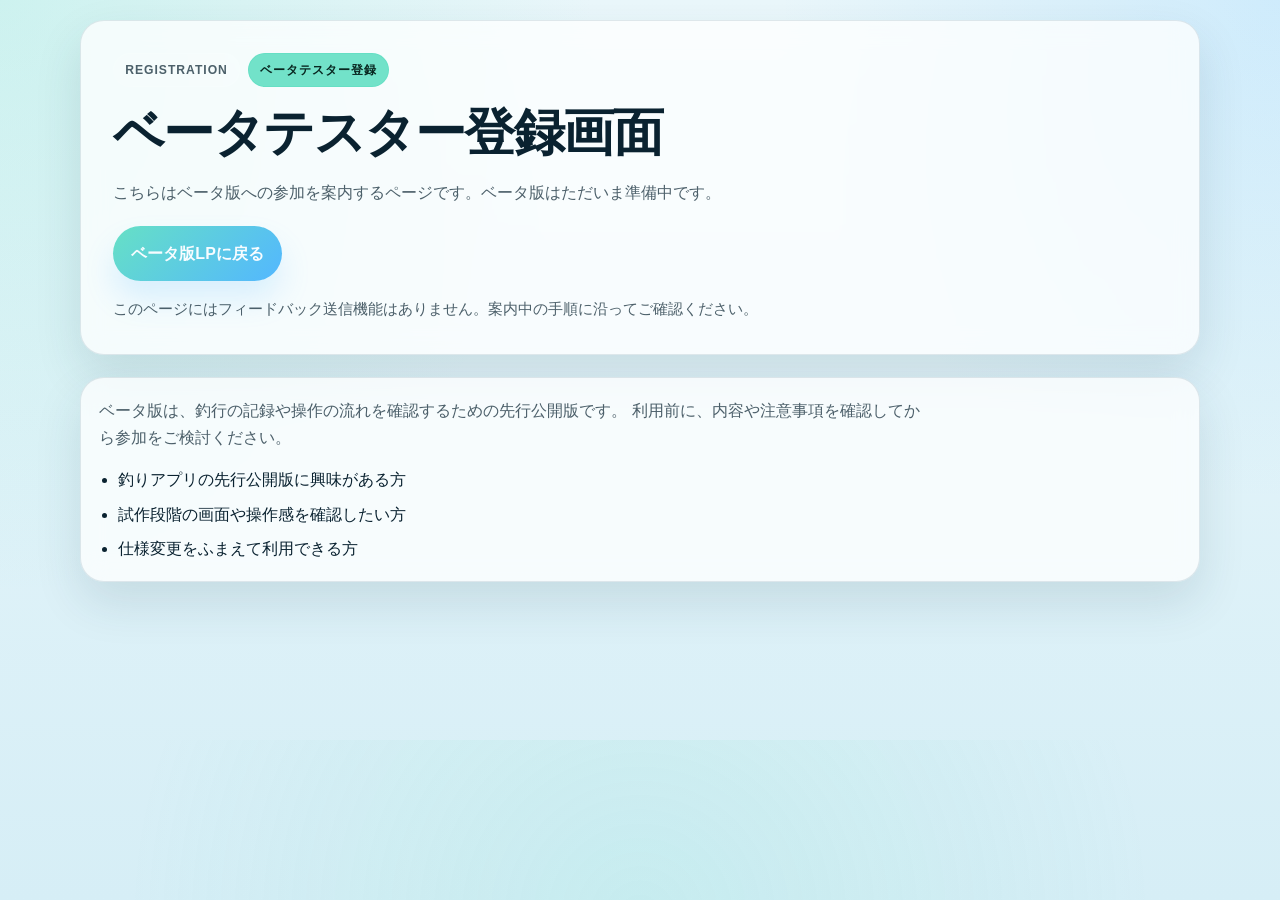
<file: beta/register/index.html>
<!DOCTYPE html>
<html lang="ja">
<head>
  <meta charset="UTF-8">
  <meta name="viewport" content="width=device-width, initial-scale=1.0">
  <title>ベータテスター登録</title>
  <meta name="description" content="釣り支援アプリのベータテスター登録ページです。">
  <link rel="canonical" href="/beta/register/">
  <link rel="stylesheet" href="../../style.css">
</head>
<body class="beta-page">
  <div class="page-shell">
    <header class="hero hero--secondary">
      <div class="eyebrow-row">
        <span class="eyebrow">Registration</span>
        <span class="eyebrow eyebrow--soft">ベータテスター登録</span>
      </div>
      <h1>ベータテスター登録画面</h1>
      <p class="hero-copy">
        こちらはベータ版への参加を案内するページです。ベータ版はただいま準備中です。
      </p>
      <div class="hero-actions">
        <a class="button button--primary" href="/beta/">ベータ版LPに戻る</a>
      </div>
      <p class="hero-note">
        このページにはフィードバック送信機能はありません。案内中の手順に沿ってご確認ください。
      </p>
    </header>

    <main>
      <section class="section">
        <div class="info-card">
          <p class="section-copy">
            ベータ版は、釣行の記録や操作の流れを確認するための先行公開版です。
            利用前に、内容や注意事項を確認してから参加をご検討ください。
          </p>
          <ul class="bullet-list">
            <li>釣りアプリの先行公開版に興味がある方</li>
            <li>試作段階の画面や操作感を確認したい方</li>
            <li>仕様変更をふまえて利用できる方</li>
          </ul>
        </div>
      </section>
    </main>
  </div>
</body>
</html>
</file>
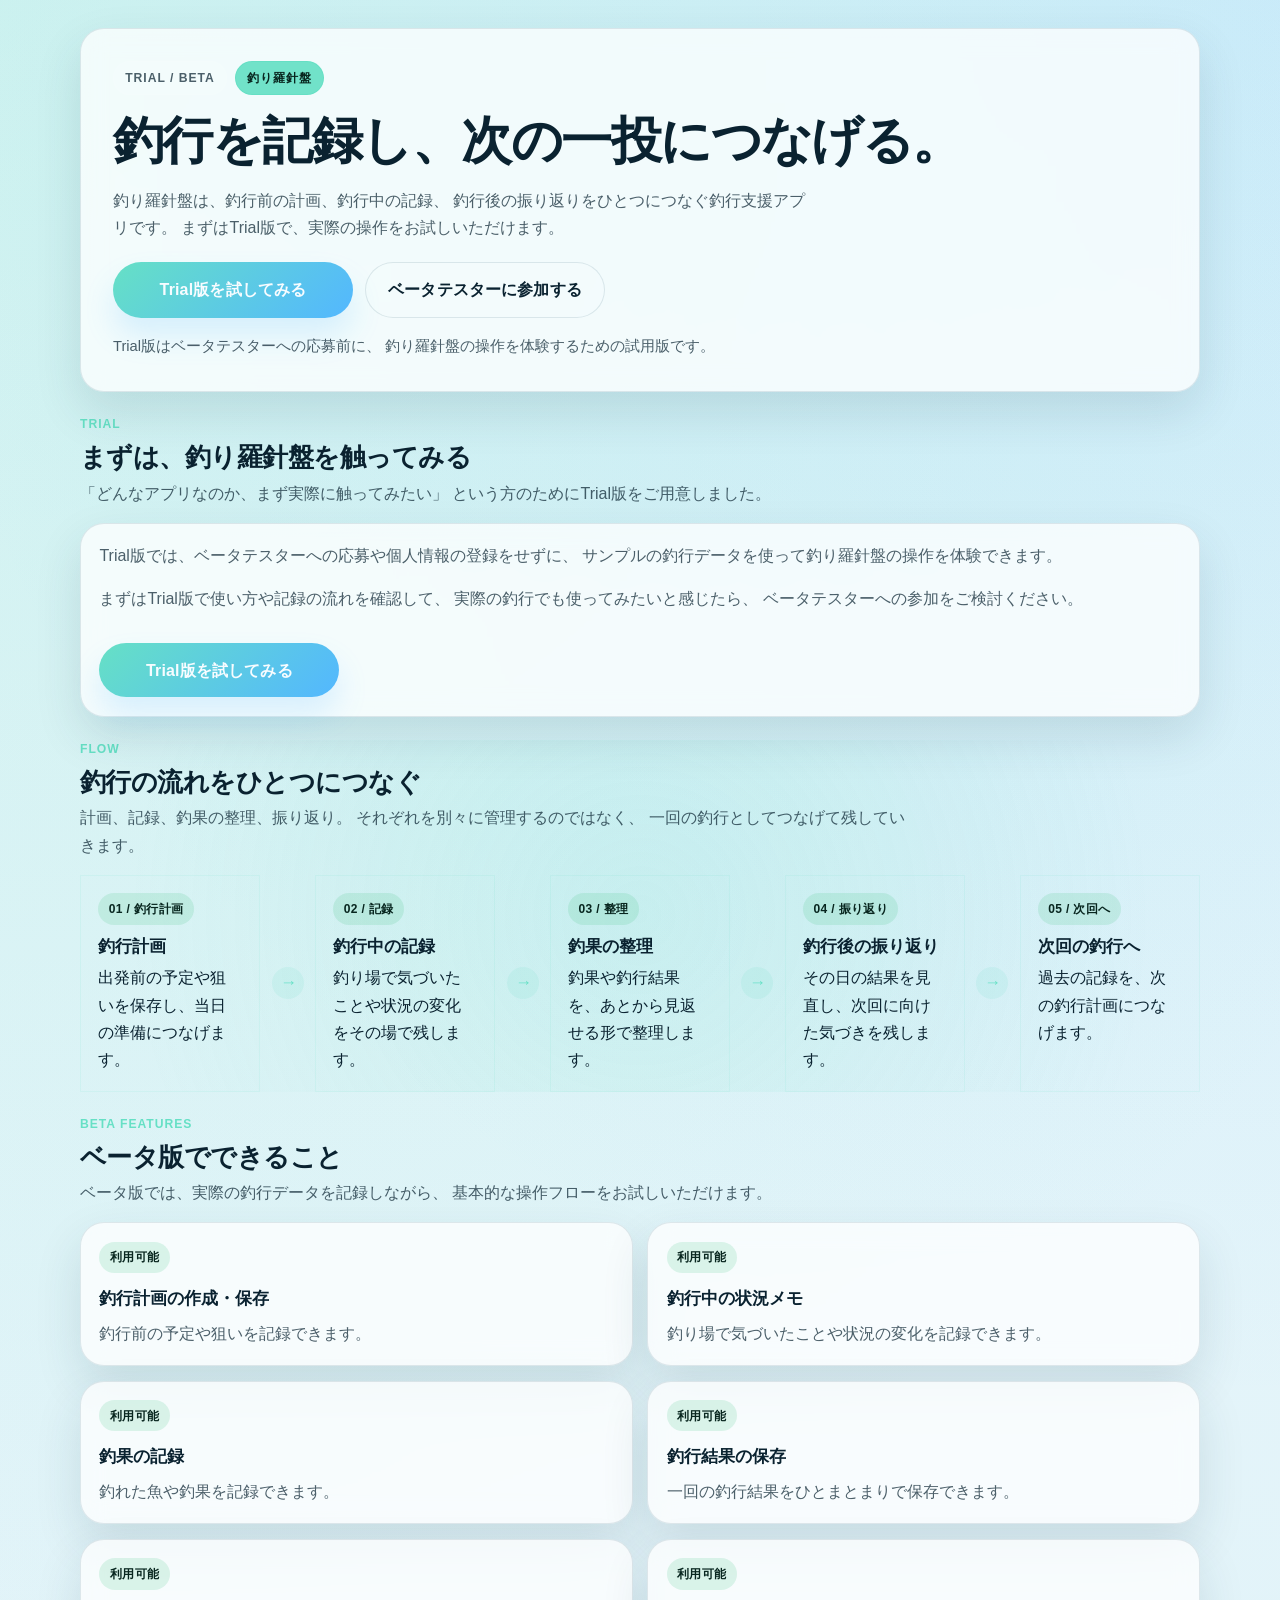
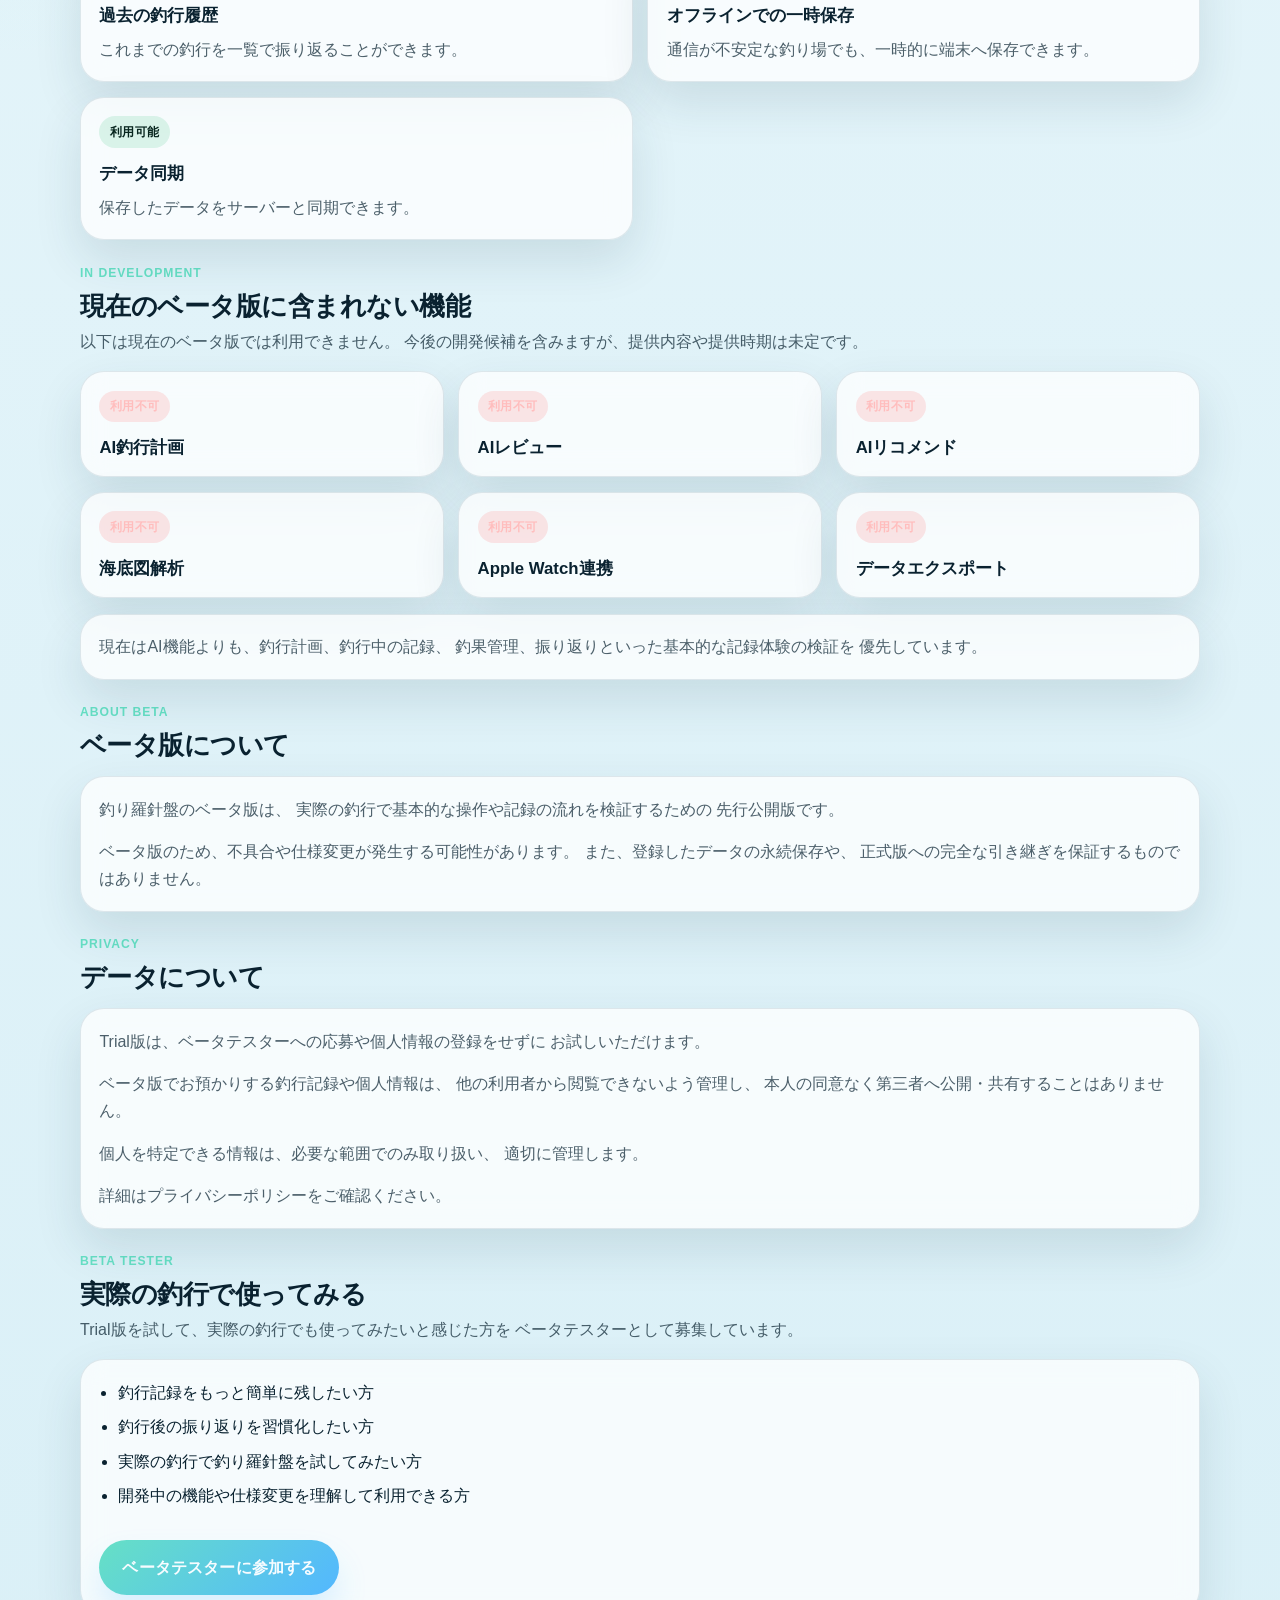
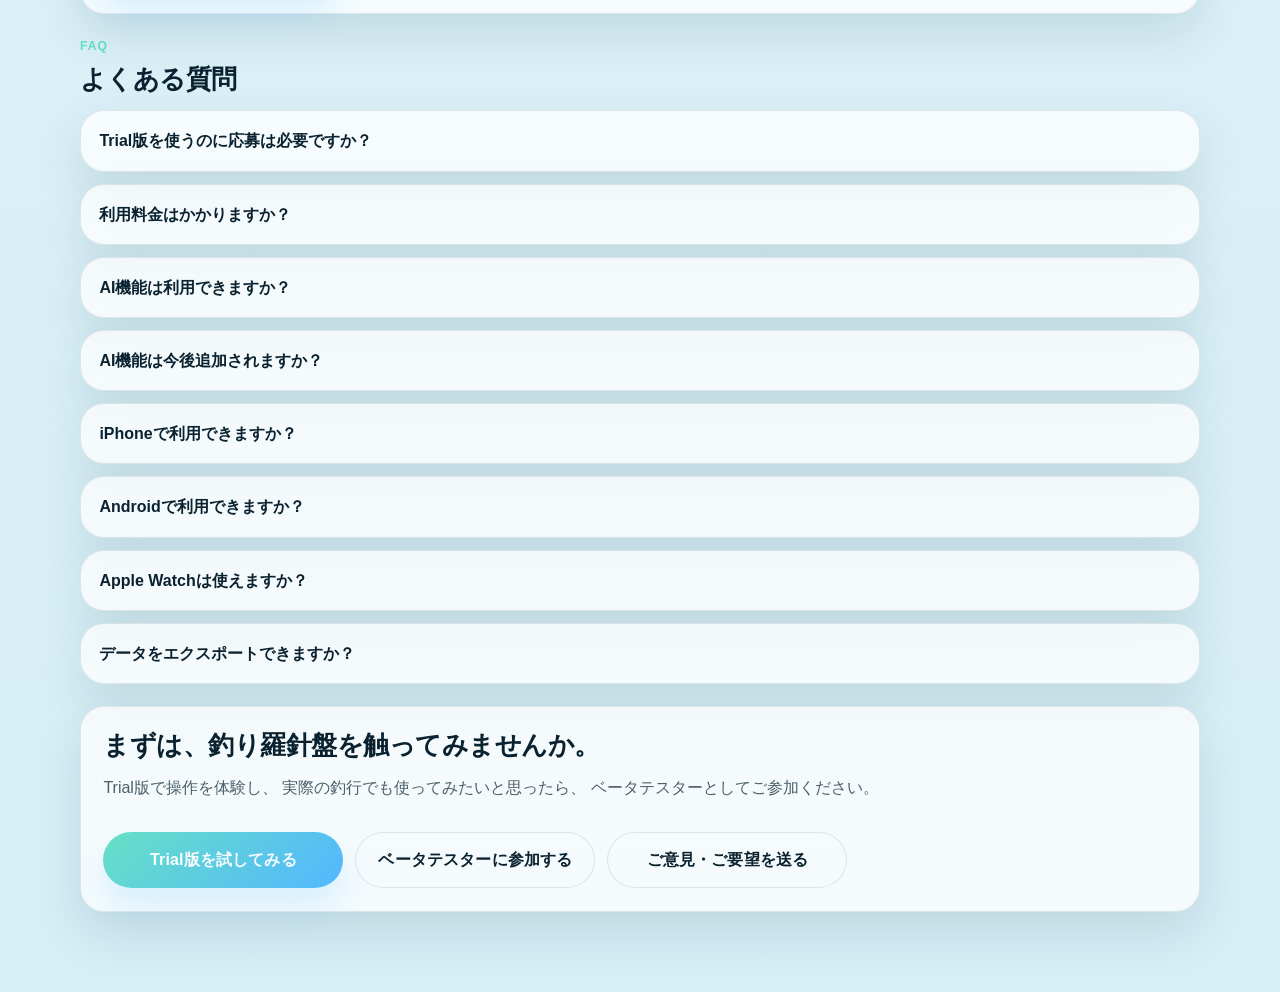
<file: public/beta/index.html>
<!DOCTYPE html>
<html lang="ja">
<head>
  <meta charset="UTF-8">
  <meta name="viewport" content="width=device-width, initial-scale=1.0">

  <title>釣り羅針盤｜Trial・ベータテスター募集</title>
  <meta
    name="description"
    content="釣り羅針盤は、釣行前の計画、釣行中の記録、釣果管理、釣行後の振り返りをひとつにつなぐ釣行支援アプリです。登録不要のTrial版を公開しています。"
  >
  <meta name="theme-color" content="#071a24">

  <link rel="canonical" href="/beta/">

  <meta property="og:title" content="釣り羅針盤｜Trial・ベータテスター募集">
  <meta
    property="og:description"
    content="まずは登録不要のTrial版で、釣り羅針盤の操作をお試しください。"
  >
  <meta property="og:type" content="website">
  <meta property="og:url" content="/beta/">

  <link rel="stylesheet" href="../style.css">
</head>

<body class="beta-page">
  <div class="page-shell">

    <!-- Hero -->
    <header class="hero hero--primary">
      <div class="eyebrow-row">
        <span class="eyebrow">TRIAL / BETA</span>
        <span class="eyebrow eyebrow--soft">釣り羅針盤</span>
      </div>

      <h1>釣行を記録し、次の一投につなげる。</h1>

      <p class="hero-copy">
        釣り羅針盤は、釣行前の計画、釣行中の記録、
        釣行後の振り返りをひとつにつなぐ釣行支援アプリです。
        まずはTrial版で、実際の操作をお試しいただけます。
      </p>

      <div class="hero-actions">
        <a
          class="button button--primary"
          href="https://app.fukase-lab.com/trial"
        >
          Trial版を試してみる
        </a>

        <a
          class="button button--secondary"
          href="/beta/apply/"
        >
          ベータテスターに参加する
        </a>
      </div>

      <p class="hero-note">
        Trial版はベータテスターへの応募前に、
        釣り羅針盤の操作を体験するための試用版です。
      </p>
    </header>


    <main>

      <!-- Trial -->
      <section class="section">
        <div class="section-heading">
          <p class="section-kicker">Trial</p>
          <h2>まずは、釣り羅針盤を触ってみる</h2>

          <p class="section-copy">
            「どんなアプリなのか、まず実際に触ってみたい」
            という方のためにTrial版をご用意しました。
          </p>
        </div>

        <div class="info-card">
          <p>
            Trial版では、ベータテスターへの応募や個人情報の登録をせずに、
            サンプルの釣行データを使って釣り羅針盤の操作を体験できます。
          </p>

          <p>
            まずはTrial版で使い方や記録の流れを確認して、
            実際の釣行でも使ってみたいと感じたら、
            ベータテスターへの参加をご検討ください。
          </p>

          <div class="hero-actions hero-actions--compact">
            <a
              class="button button--primary"
              href="https://app.fukase-lab.com/trial"
            >
              Trial版を試してみる
            </a>
          </div>
        </div>
      </section>


      <!-- Flow -->
      <section class="section">
        <div class="section-heading">
          <p class="section-kicker">Flow</p>
          <h2>釣行の流れをひとつにつなぐ</h2>

          <p class="section-copy">
            計画、記録、釣果の整理、振り返り。
            それぞれを別々に管理するのではなく、
            一回の釣行としてつなげて残していきます。
          </p>
        </div>

        <div class="journey-flow" aria-label="釣行フロー">

          <article class="journey-step">
            <span class="state-badge state-badge--available">
              01 / 釣行計画
            </span>
            <h3>釣行計画</h3>
            <p>出発前の予定や狙いを保存し、当日の準備につなげます。</p>
          </article>

          <div class="journey-arrow" aria-hidden="true">↓</div>

          <article class="journey-step">
            <span class="state-badge state-badge--available">
              02 / 記録
            </span>
            <h3>釣行中の記録</h3>
            <p>釣り場で気づいたことや状況の変化をその場で残します。</p>
          </article>

          <div class="journey-arrow" aria-hidden="true">↓</div>

          <article class="journey-step">
            <span class="state-badge state-badge--available">
              03 / 整理
            </span>
            <h3>釣果の整理</h3>
            <p>釣果や釣行結果を、あとから見返せる形で整理します。</p>
          </article>

          <div class="journey-arrow" aria-hidden="true">↓</div>

          <article class="journey-step">
            <span class="state-badge state-badge--available">
              04 / 振り返り
            </span>
            <h3>釣行後の振り返り</h3>
            <p>その日の結果を見直し、次回に向けた気づきを残します。</p>
          </article>

          <div class="journey-arrow" aria-hidden="true">↓</div>

          <article class="journey-step">
            <span class="state-badge state-badge--available">
              05 / 次回へ
            </span>
            <h3>次回の釣行へ</h3>
            <p>過去の記録を、次の釣行計画につなげます。</p>
          </article>

        </div>
      </section>


      <!-- Beta Features -->
      <section id="beta-features" class="section">
        <div class="section-heading">
          <p class="section-kicker">Beta Features</p>
          <h2>ベータ版でできること</h2>

          <p class="section-copy">
            ベータ版では、実際の釣行データを記録しながら、
            基本的な操作フローをお試しいただけます。
          </p>
        </div>

        <div class="feature-grid">

          <article class="feature-card">
            <span class="state-badge state-badge--available">利用可能</span>
            <h3>釣行計画の作成・保存</h3>
            <p>釣行前の予定や狙いを記録できます。</p>
          </article>

          <article class="feature-card">
            <span class="state-badge state-badge--available">利用可能</span>
            <h3>釣行中の状況メモ</h3>
            <p>釣り場で気づいたことや状況の変化を記録できます。</p>
          </article>

          <article class="feature-card">
            <span class="state-badge state-badge--available">利用可能</span>
            <h3>釣果の記録</h3>
            <p>釣れた魚や釣果を記録できます。</p>
          </article>

          <article class="feature-card">
            <span class="state-badge state-badge--available">利用可能</span>
            <h3>釣行結果の保存</h3>
            <p>一回の釣行結果をひとまとまりで保存できます。</p>
          </article>

          <article class="feature-card">
            <span class="state-badge state-badge--available">利用可能</span>
            <h3>過去の釣行履歴</h3>
            <p>これまでの釣行を一覧で振り返ることができます。</p>
          </article>

          <article class="feature-card">
            <span class="state-badge state-badge--available">利用可能</span>
            <h3>オフラインでの一時保存</h3>
            <p>通信が不安定な釣り場でも、一時的に端末へ保存できます。</p>
          </article>

          <article class="feature-card">
            <span class="state-badge state-badge--available">利用可能</span>
            <h3>データ同期</h3>
            <p>保存したデータをサーバーと同期できます。</p>
          </article>

        </div>
      </section>


      <!-- Development -->
      <section class="section">
        <div class="section-heading">
          <p class="section-kicker">In Development</p>
          <h2>現在のベータ版に含まれない機能</h2>

          <p class="section-copy">
            以下は現在のベータ版では利用できません。
            今後の開発候補を含みますが、提供内容や提供時期は未定です。
          </p>
        </div>

        <div class="feature-grid feature-grid--three">

          <article class="feature-card">
            <span class="state-badge state-badge--unavailable">利用不可</span>
            <h3>AI釣行計画</h3>
          </article>

          <article class="feature-card">
            <span class="state-badge state-badge--unavailable">利用不可</span>
            <h3>AIレビュー</h3>
          </article>

          <article class="feature-card">
            <span class="state-badge state-badge--unavailable">利用不可</span>
            <h3>AIリコメンド</h3>
          </article>

          <article class="feature-card">
            <span class="state-badge state-badge--unavailable">利用不可</span>
            <h3>海底図解析</h3>
          </article>

          <article class="feature-card">
            <span class="state-badge state-badge--unavailable">利用不可</span>
            <h3>Apple Watch連携</h3>
          </article>

          <article class="feature-card">
            <span class="state-badge state-badge--unavailable">利用不可</span>
            <h3>データエクスポート</h3>
          </article>

        </div>

        <div class="info-card">
          <p>
            現在はAI機能よりも、釣行計画、釣行中の記録、
            釣果管理、振り返りといった基本的な記録体験の検証を
            優先しています。
          </p>
        </div>
      </section>


      <!-- About Beta -->
      <section class="section">
        <div class="section-heading">
          <p class="section-kicker">About Beta</p>
          <h2>ベータ版について</h2>
        </div>

        <div class="info-card">
          <p>
            釣り羅針盤のベータ版は、
            実際の釣行で基本的な操作や記録の流れを検証するための
            先行公開版です。
          </p>

          <p>
            ベータ版のため、不具合や仕様変更が発生する可能性があります。
            また、登録したデータの永続保存や、
            正式版への完全な引き継ぎを保証するものではありません。
          </p>
        </div>
      </section>


      <!-- Privacy -->
      <section class="section">
        <div class="section-heading">
          <p class="section-kicker">Privacy</p>
          <h2>データについて</h2>
        </div>

        <div class="info-card">
          <p>
            Trial版は、ベータテスターへの応募や個人情報の登録をせずに
            お試しいただけます。
          </p>

          <p>
            ベータ版でお預かりする釣行記録や個人情報は、
            他の利用者から閲覧できないよう管理し、
            本人の同意なく第三者へ公開・共有することはありません。
          </p>

          <p>
            個人を特定できる情報は、必要な範囲でのみ取り扱い、
            適切に管理します。
          </p>

          <p>
            詳細はプライバシーポリシーをご確認ください。
          </p>
        </div>
      </section>


      <!-- Beta Tester -->
      <section class="section">
        <div class="section-heading">
          <p class="section-kicker">Beta Tester</p>
          <h2>実際の釣行で使ってみる</h2>

          <p class="section-copy">
            Trial版を試して、実際の釣行でも使ってみたいと感じた方を
            ベータテスターとして募集しています。
          </p>
        </div>

        <div class="info-card">
          <ul class="bullet-list">
            <li>釣行記録をもっと簡単に残したい方</li>
            <li>釣行後の振り返りを習慣化したい方</li>
            <li>実際の釣行で釣り羅針盤を試してみたい方</li>
            <li>開発中の機能や仕様変更を理解して利用できる方</li>
          </ul>

          <div class="hero-actions hero-actions--compact">
            <a
              class="button button--primary"
              href="/beta/apply/"
            >
              ベータテスターに参加する
            </a>
          </div>
        </div>
      </section>


      <!-- FAQ -->
      <section class="section">
        <div class="section-heading">
          <p class="section-kicker">FAQ</p>
          <h2>よくある質問</h2>
        </div>

        <div class="faq-list">

          <details class="faq-item">
            <summary>Trial版を使うのに応募は必要ですか？</summary>
            <p>
              いいえ。Trial版はベータテスターへの応募なしでお試しいただけます。
            </p>
          </details>

          <details class="faq-item">
            <summary>利用料金はかかりますか？</summary>
            <p>Trial版・ベータ版ともに無料で利用できます。</p>
          </details>

          <details class="faq-item">
            <summary>AI機能は利用できますか？</summary>
            <p>
              現在のベータ版では、AI釣行計画、AIレビュー、
              AIリコメンドは利用できません。
            </p>
          </details>

          <details class="faq-item">
            <summary>AI機能は今後追加されますか？</summary>
            <p>
              AI機能は今後の開発候補ですが、
              提供内容や提供時期は未定です。
            </p>
          </details>

          <details class="faq-item">
            <summary>iPhoneで利用できますか？</summary>
            <p>Safariを含むブラウザから利用できます。</p>
          </details>

          <details class="faq-item">
            <summary>Androidで利用できますか？</summary>
            <p>Androidのブラウザから利用できます。</p>
          </details>

          <details class="faq-item">
            <summary>Apple Watchは使えますか？</summary>
            <p>現在のベータ版ではApple Watch連携には対応していません。</p>
          </details>

          <details class="faq-item">
            <summary>データをエクスポートできますか？</summary>
            <p>現在のベータ版ではデータエクスポートには対応していません。</p>
          </details>

        </div>
      </section>

    </main>


    <!-- Footer CTA -->
    <footer class="footer-cta">
      <div class="footer-cta__card">

        <h2>まずは、釣り羅針盤を触ってみませんか。</h2>

        <p>
          Trial版で操作を体験し、
          実際の釣行でも使ってみたいと思ったら、
          ベータテスターとしてご参加ください。
        </p>

        <div class="hero-actions hero-actions--compact">

          <a
            class="button button--primary"
            href="https://app.fukase-lab.com/trial"
          >
            Trial版を試してみる
          </a>

          <a
            class="button button--secondary"
            href="/beta/apply/"
          >
            ベータテスターに参加する
          </a>

          <a
            class="button button--secondary"
            href="/contact/"
          >
            ご意見・ご要望を送る
          </a>

        </div>
      </div>
    </footer>

  </div>
</body>
</html>
</file>
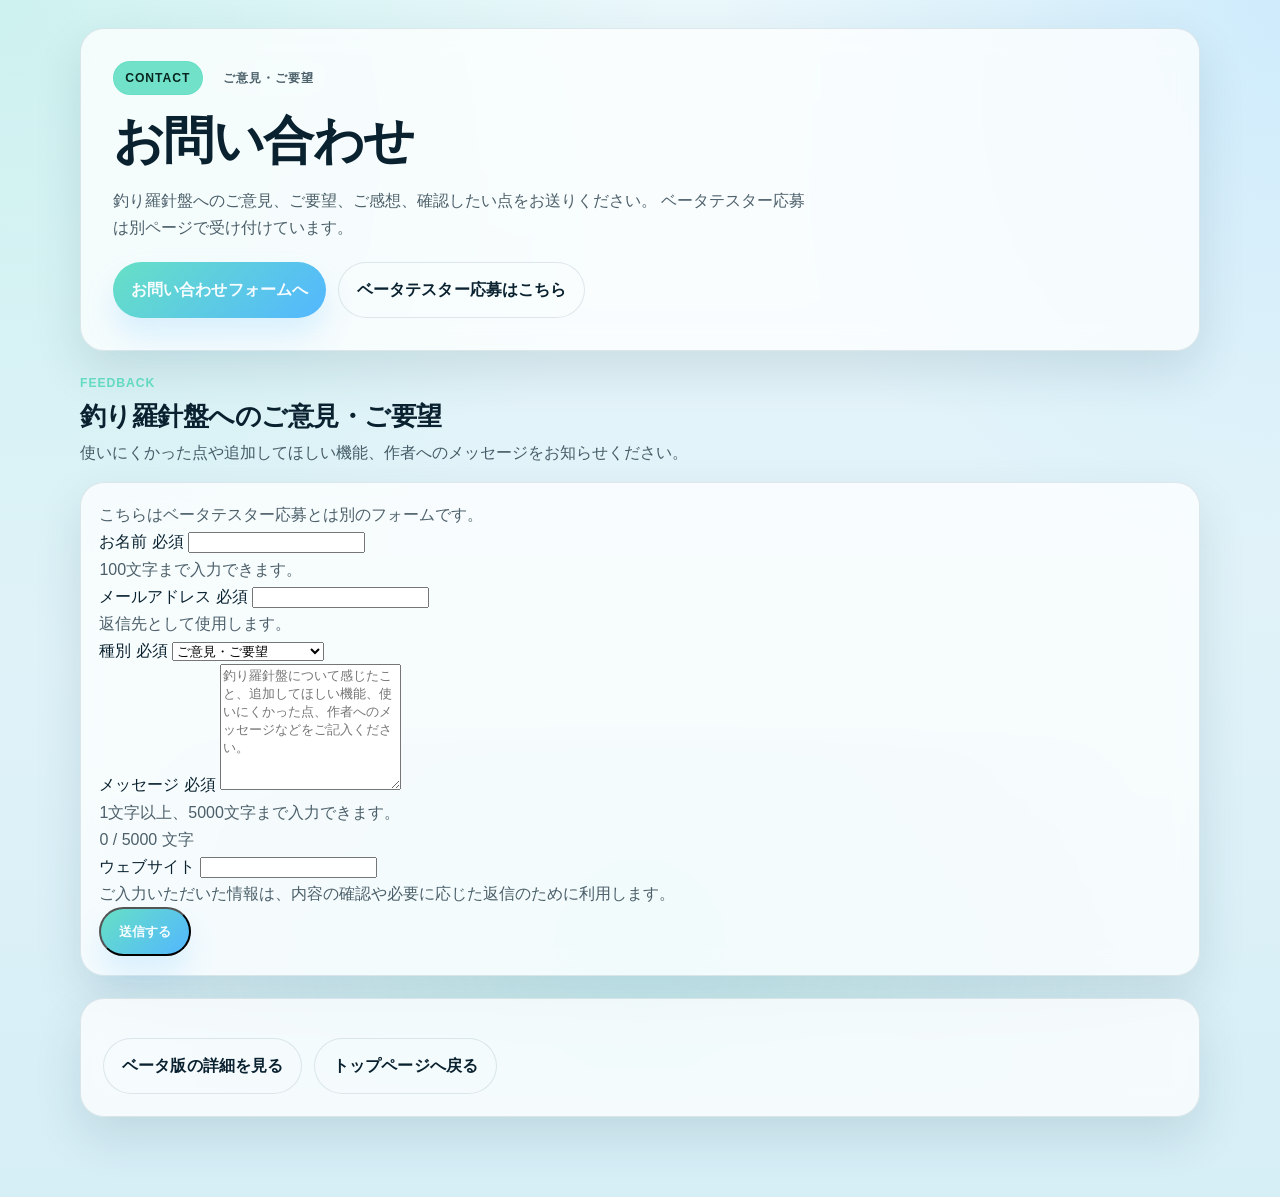
<file: public/contact/index.html>
<!DOCTYPE html>
<html lang="ja">
<head>
  <meta charset="UTF-8">
  <meta name="viewport" content="width=device-width, initial-scale=1.0">
  <title>釣り羅針盤｜お問い合わせ・ご意見ご要望</title>
  <meta name="description" content="釣り羅針盤へのお問い合わせ、ご意見、ご要望を受け付けています。ベータテスター応募は /beta/apply/ からお送りください。">
  <meta name="theme-color" content="#071a24">
  <link rel="canonical" href="https://fukase-lab.com/contact/">
  <link rel="stylesheet" href="/style.css">
</head>
<body class="beta-page">
  <div class="page-shell">
    <header class="hero hero--primary">
      <div class="eyebrow-row">
        <span class="eyebrow eyebrow--soft">Contact</span>
        <span class="eyebrow">ご意見・ご要望</span>
      </div>
      <h1>お問い合わせ</h1>
      <p class="hero-copy">
        釣り羅針盤へのご意見、ご要望、ご感想、確認したい点をお送りください。
        ベータテスター応募は別ページで受け付けています。
      </p>
      <div class="hero-actions">
        <a class="button button--primary" href="#feedback">お問い合わせフォームへ</a>
        <a class="button button--secondary" href="/beta/apply/">ベータテスター応募はこちら</a>
      </div>
    </header>

    <main>
      <section class="section feedback-section" id="feedback">
        <div class="section-heading">
          <span class="section-kicker">Feedback</span>
          <h2>釣り羅針盤へのご意見・ご要望</h2>
          <p class="section-copy">使いにくかった点や追加してほしい機能、作者へのメッセージをお知らせください。</p>
        </div>

        <div class="info-card">
          <form class="feedback-form" id="feedback-form" action="https://app.fukase-lab.com/api/feedback" method="post" novalidate>
            <p class="feedback-form__intro">こちらはベータテスター応募とは別のフォームです。</p>

            <div class="form-status" id="form-status" role="status" aria-live="polite" aria-atomic="true"></div>

            <div class="feedback-form__grid">
              <div class="field">
                <label class="field__label" for="feedback-name">お名前 <span class="field__badge">必須</span></label>
                <input
                  id="feedback-name"
                  name="name"
                  type="text"
                  maxlength="100"
                  autocomplete="name"
                  required
                  aria-describedby="feedback-name-help feedback-name-error"
                >
                <p class="field__help" id="feedback-name-help">100文字まで入力できます。</p>
                <p class="field__error" id="feedback-name-error" aria-live="polite"></p>
              </div>

              <div class="field">
                <label class="field__label" for="feedback-email">メールアドレス <span class="field__badge">必須</span></label>
                <input
                  id="feedback-email"
                  name="email"
                  type="email"
                  maxlength="254"
                  autocomplete="email"
                  inputmode="email"
                  required
                  aria-describedby="feedback-email-help feedback-email-error"
                >
                <p class="field__help" id="feedback-email-help">返信先として使用します。</p>
                <p class="field__error" id="feedback-email-error" aria-live="polite"></p>
              </div>

              <div class="field field--full">
                <label class="field__label" for="feedback-subject">種別 <span class="field__badge">必須</span></label>
                <select id="feedback-subject" name="subject" required aria-describedby="feedback-subject-error">
                  <option value="ご意見・ご要望" selected>ご意見・ご要望</option>
                  <option value="ご感想">ご感想</option>
                  <option value="不具合のご連絡">不具合のご連絡</option>
                  <option value="ベータテストについて">ベータテストについて</option>
                  <option value="作者への激励">作者への激励</option>
                  <option value="その他">その他</option>
                </select>
                <p class="field__error" id="feedback-subject-error" aria-live="polite"></p>
              </div>

              <div class="field field--full">
                <label class="field__label" for="feedback-message">メッセージ <span class="field__badge">必須</span></label>
                <textarea
                  id="feedback-message"
                  name="message"
                  rows="8"
                  maxlength="5000"
                  required
                  placeholder="釣り羅針盤について感じたこと、追加してほしい機能、使いにくかった点、作者へのメッセージなどをご記入ください。"
                  aria-describedby="feedback-message-help feedback-message-count feedback-message-error"
                ></textarea>
                <p class="field__help" id="feedback-message-help">1文字以上、5000文字まで入力できます。</p>
                <p class="field__meta" id="feedback-message-count">0 / 5000 文字</p>
                <p class="field__error" id="feedback-message-error" aria-live="polite"></p>
              </div>
            </div>

            <div class="hp-field" aria-hidden="true">
              <label for="feedback-website">ウェブサイト</label>
              <input id="feedback-website" name="website" type="text" tabindex="-1" autocomplete="off" aria-hidden="true">
            </div>

            <div class="feedback-form__note">
              <p>ご入力いただいた情報は、内容の確認や必要に応じた返信のために利用します。</p>
            </div>

            <div class="form-actions">
              <button class="button button--primary" type="submit" aria-busy="false">送信する</button>
            </div>
          </form>
        </div>
      </section>
    </main>

    <footer class="footer-cta">
      <div class="footer-cta__card">
        <div class="hero-actions hero-actions--compact">
          <a class="button button--secondary" href="/beta/">ベータ版の詳細を見る</a>
          <a class="button button--secondary" href="/">トップページへ戻る</a>
        </div>
      </div>
    </footer>
  </div>

  <script src="./feedback.js" defer></script>
</body>
</html>
</file>
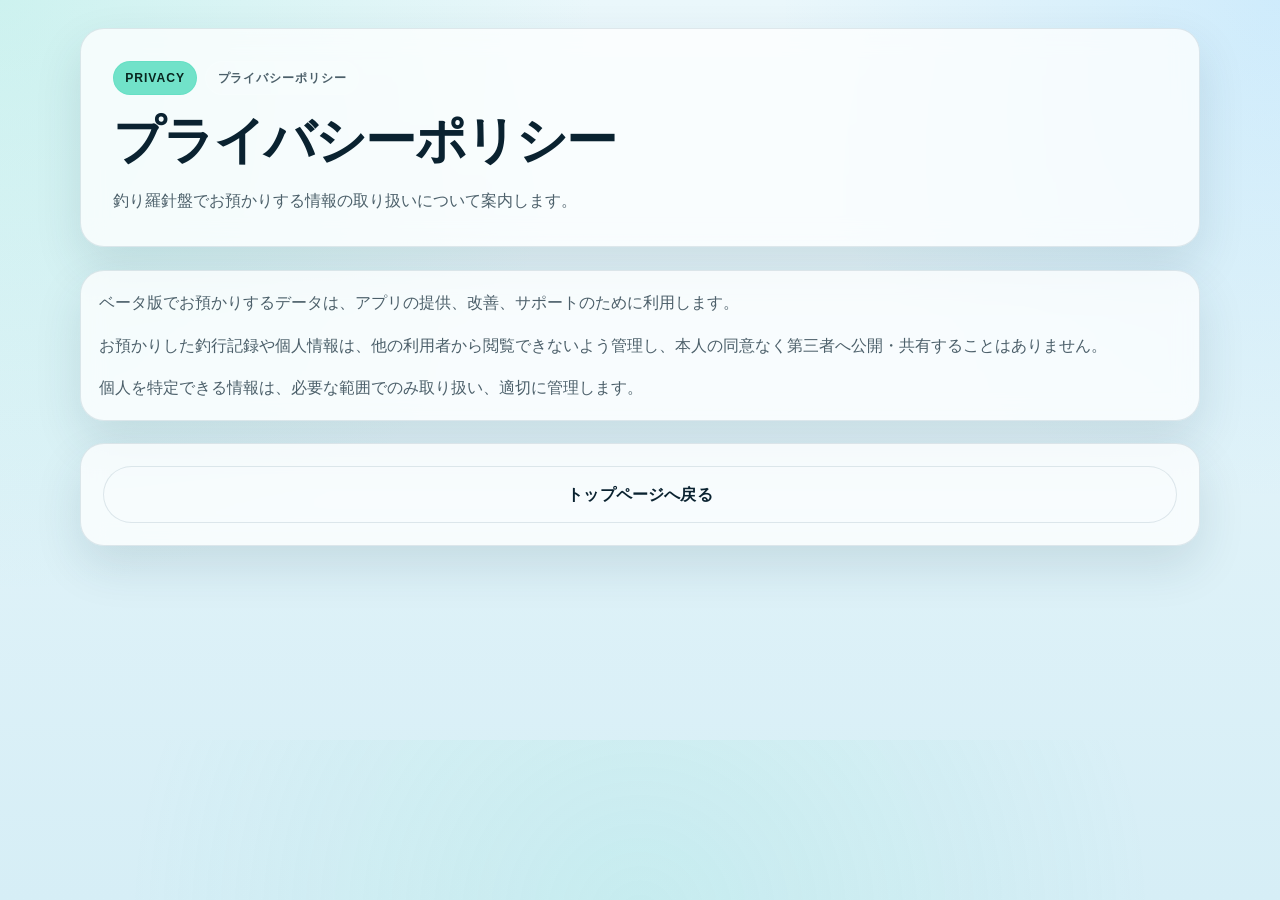
<file: public/privacy/index.html>
<!DOCTYPE html>
<html lang="ja">
<head>
  <meta charset="UTF-8">
  <meta name="viewport" content="width=device-width, initial-scale=1.0">
  <title>釣り羅針盤｜プライバシーポリシー</title>
  <meta name="description" content="釣り羅針盤のプライバシーポリシーです。">
  <meta name="theme-color" content="#071a24">
  <link rel="canonical" href="https://fukase-lab.com/privacy/">
  <link rel="stylesheet" href="/style.css">
</head>
<body class="beta-page">
  <div class="page-shell">
    <header class="hero hero--primary">
      <div class="eyebrow-row">
        <span class="eyebrow eyebrow--soft">Privacy</span>
        <span class="eyebrow">プライバシーポリシー</span>
      </div>
      <h1>プライバシーポリシー</h1>
      <p class="hero-copy">釣り羅針盤でお預かりする情報の取り扱いについて案内します。</p>
    </header>

    <main>
      <section class="section">
        <div class="info-card">
          <p>ベータ版でお預かりするデータは、アプリの提供、改善、サポートのために利用します。</p>
          <p>お預かりした釣行記録や個人情報は、他の利用者から閲覧できないよう管理し、本人の同意なく第三者へ公開・共有することはありません。</p>
          <p>個人を特定できる情報は、必要な範囲でのみ取り扱い、適切に管理します。</p>
        </div>
      </section>
    </main>

    <footer class="footer-cta">
      <div class="footer-cta__card">
        <a class="button button--secondary" href="/">トップページへ戻る</a>
      </div>
    </footer>
  </div>
</body>
</html>
</file>
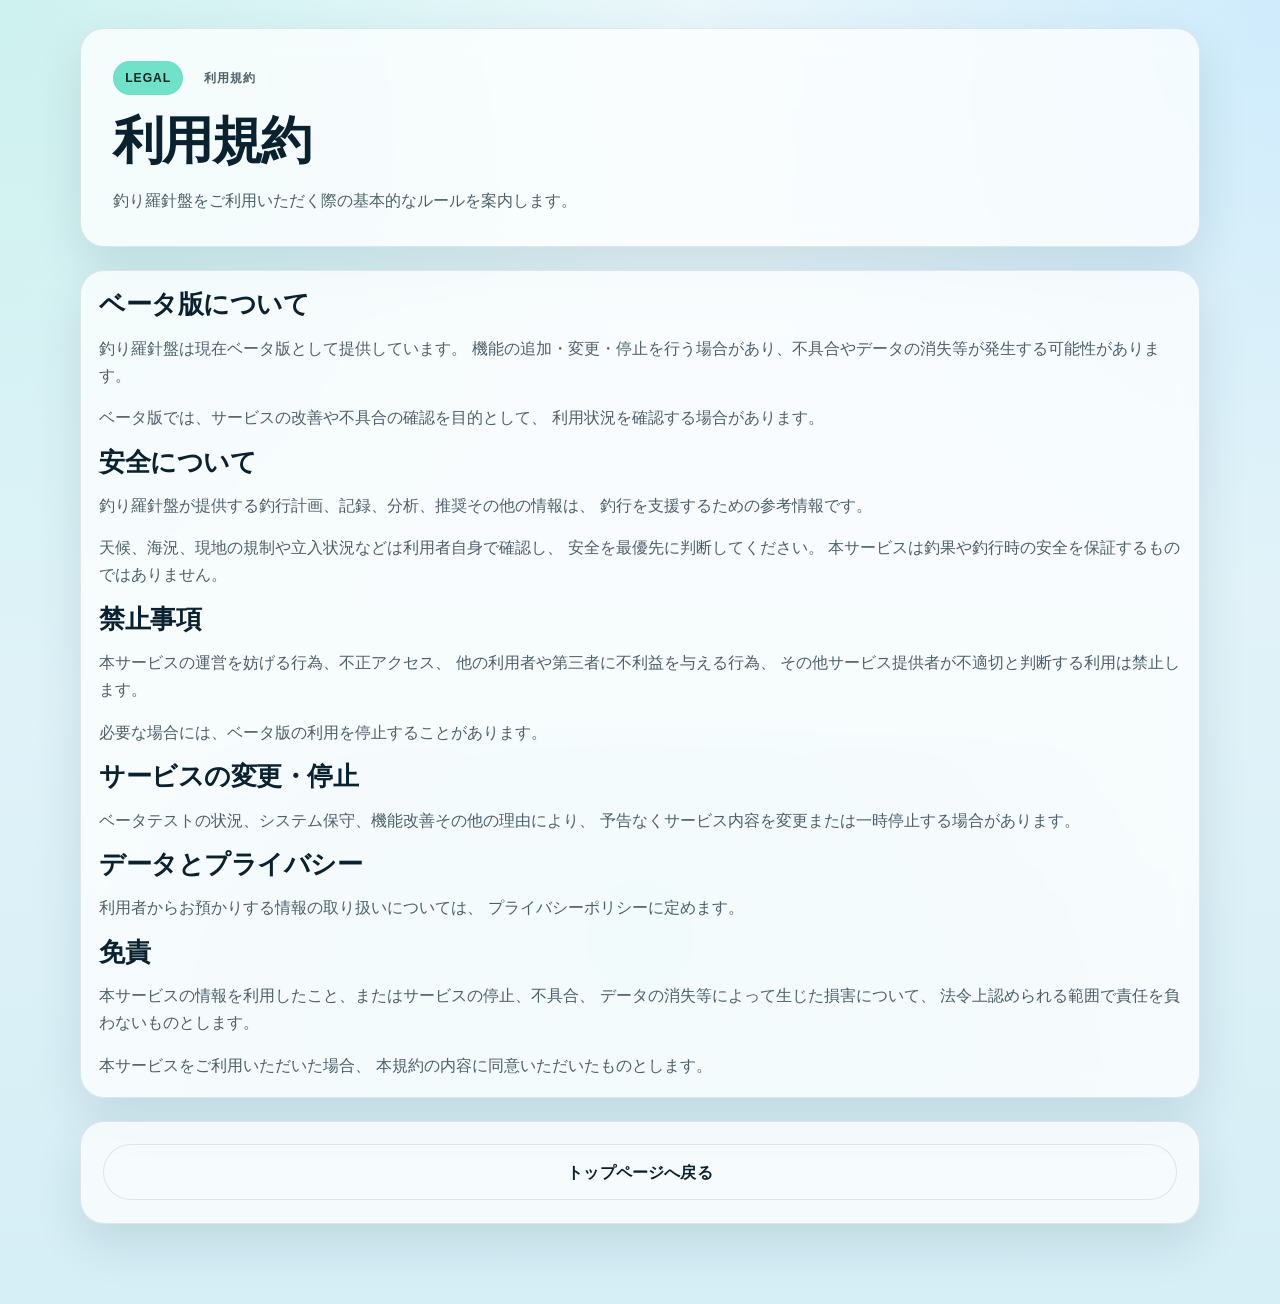
<file: public/terms/index.html>
<!DOCTYPE html>
<html lang="ja">
<head>
  <meta charset="UTF-8">
  <meta name="viewport" content="width=device-width, initial-scale=1.0">
  <title>釣り羅針盤｜利用規約</title>
  <meta name="description" content="釣り羅針盤の利用規約です。">
  <meta name="theme-color" content="#071a24">
  <link rel="canonical" href="https://fukase-lab.com/terms/">
  <link rel="stylesheet" href="/style.css">
</head>
<body class="beta-page">
  <div class="page-shell">
    <header class="hero hero--primary">
      <div class="eyebrow-row">
        <span class="eyebrow eyebrow--soft">Legal</span>
        <span class="eyebrow">利用規約</span>
      </div>
      <h1>利用規約</h1>
      <p class="hero-copy">釣り羅針盤をご利用いただく際の基本的なルールを案内します。</p>
    </header>

    <main>
      <section class="section">
        <div class="info-card">
          <h2>ベータ版について</h2>
          <p>
            釣り羅針盤は現在ベータ版として提供しています。
            機能の追加・変更・停止を行う場合があり、不具合やデータの消失等が発生する可能性があります。
          </p>
          <p>
            ベータ版では、サービスの改善や不具合の確認を目的として、
            利用状況を確認する場合があります。
          </p>

          <h2>安全について</h2>
          <p>
            釣り羅針盤が提供する釣行計画、記録、分析、推奨その他の情報は、
            釣行を支援するための参考情報です。
          </p>
          <p>
            天候、海況、現地の規制や立入状況などは利用者自身で確認し、
            安全を最優先に判断してください。
            本サービスは釣果や釣行時の安全を保証するものではありません。
          </p>

          <h2>禁止事項</h2>
          <p>
            本サービスの運営を妨げる行為、不正アクセス、
            他の利用者や第三者に不利益を与える行為、
            その他サービス提供者が不適切と判断する利用は禁止します。
          </p>
          <p>
            必要な場合には、ベータ版の利用を停止することがあります。
          </p>

          <h2>サービスの変更・停止</h2>
          <p>
            ベータテストの状況、システム保守、機能改善その他の理由により、
            予告なくサービス内容を変更または一時停止する場合があります。
          </p>

          <h2>データとプライバシー</h2>
          <p>
            利用者からお預かりする情報の取り扱いについては、
            プライバシーポリシーに定めます。
          </p>

          <h2>免責</h2>
          <p>
            本サービスの情報を利用したこと、またはサービスの停止、不具合、
            データの消失等によって生じた損害について、
            法令上認められる範囲で責任を負わないものとします。
          </p>

          <p>
            本サービスをご利用いただいた場合、
            本規約の内容に同意いただいたものとします。
          </p>
        </div>
      </section>
    </main>

    <footer class="footer-cta">
      <div class="footer-cta__card">
        <a class="button button--secondary" href="/">トップページへ戻る</a>
      </div>
    </footer>
  </div>
</body>
</html>
</file>
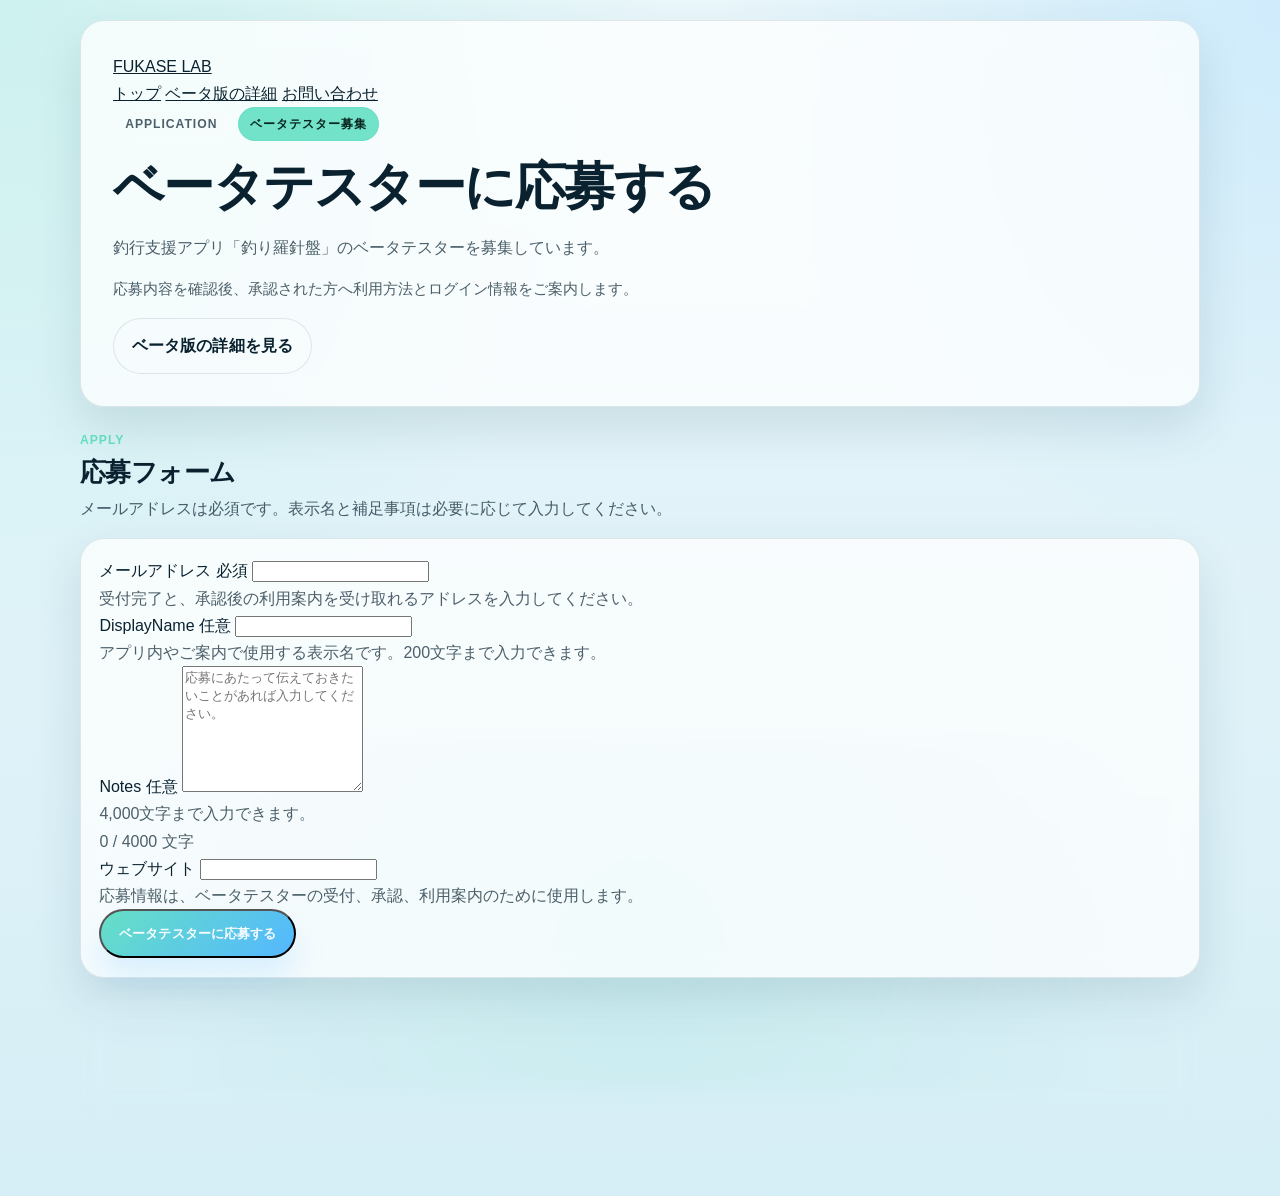
<file: public/beta/apply/index.html>
<!DOCTYPE html>
<html lang="ja">
<head>
  <meta charset="UTF-8">
  <meta name="viewport" content="width=device-width, initial-scale=1.0">
  <title>釣り羅針盤｜ベータテスター応募</title>
  <meta name="description" content="釣行支援アプリ「釣り羅針盤」のベータテスター応募ページです。応募内容を確認後、利用方法をご案内します。">
  <meta name="theme-color" content="#071a24">
  <link rel="icon" type="image/png" href="/site-icon.png">
  <link rel="apple-touch-icon" href="/site-icon.png">
  <link rel="canonical" href="https://fukase-lab.com/beta/apply/">
  <link rel="stylesheet" href="/style.css">
</head>
<body class="beta-page">
  <div class="page-shell">
    <header class="hero hero--secondary">
      <nav class="site-nav" aria-label="主要ナビゲーション">
        <a class="site-nav__brand" href="/" aria-label="FUKASE LAB トップ">FUKASE LAB</a>
        <div class="site-nav__links">
          <a href="/">トップ</a>
          <a href="/beta/">ベータ版の詳細</a>
          <a href="/contact/">お問い合わせ</a>
        </div>
      </nav>

      <div class="eyebrow-row">
        <span class="eyebrow">Application</span>
        <span class="eyebrow eyebrow--soft">ベータテスター募集</span>
      </div>
      <h1>ベータテスターに応募する</h1>
      <p class="hero-copy">
        釣行支援アプリ「釣り羅針盤」のベータテスターを募集しています。
      </p>
      <p class="hero-note">
        応募内容を確認後、承認された方へ利用方法とログイン情報をご案内します。
      </p>
      <div class="hero-actions hero-actions--compact">
        <a class="button button--secondary" href="/beta/">ベータ版の詳細を見る</a>
      </div>
    </header>

    <main>
      <section class="section feedback-section" aria-labelledby="beta-apply-heading">
        <div class="section-heading">
          <p class="section-kicker">Apply</p>
          <h2 id="beta-apply-heading">応募フォーム</h2>
          <p class="section-copy">メールアドレスは必須です。表示名と補足事項は必要に応じて入力してください。</p>
        </div>

        <div class="info-card">
          <form
            class="feedback-form"
            id="beta-apply-form"
            action="/beta/apply/"
            data-api-url="https://app.fukase-lab.com/api/beta-testers/apply"
            method="post"
            novalidate
          >
            <div class="form-status" id="beta-apply-status" role="status" aria-live="polite" aria-atomic="true" tabindex="-1"></div>

            <div class="feedback-form__grid">
              <div class="field field--full">
                <label class="field__label" for="beta-apply-email">メールアドレス <span class="field__badge">必須</span></label>
                <input
                  id="beta-apply-email"
                  name="email"
                  type="email"
                  maxlength="320"
                  autocomplete="email"
                  inputmode="email"
                  required
                  aria-describedby="beta-apply-email-help beta-apply-email-error"
                >
                <p class="field__help" id="beta-apply-email-help">受付完了と、承認後の利用案内を受け取れるアドレスを入力してください。</p>
                <p class="field__error" id="beta-apply-email-error" aria-live="polite"></p>
              </div>

              <div class="field field--full">
                <label class="field__label" for="beta-apply-display-name">DisplayName <span class="field__badge">任意</span></label>
                <input
                  id="beta-apply-display-name"
                  name="displayName"
                  type="text"
                  maxlength="200"
                  autocomplete="name"
                  aria-describedby="beta-apply-display-name-help beta-apply-display-name-error"
                >
                <p class="field__help" id="beta-apply-display-name-help">アプリ内やご案内で使用する表示名です。200文字まで入力できます。</p>
                <p class="field__error" id="beta-apply-display-name-error" aria-live="polite"></p>
              </div>

              <div class="field field--full">
                <label class="field__label" for="beta-apply-notes">Notes <span class="field__badge">任意</span></label>
                <textarea
                  id="beta-apply-notes"
                  name="notes"
                  rows="8"
                  maxlength="4000"
                  placeholder="応募にあたって伝えておきたいことがあれば入力してください。"
                  aria-describedby="beta-apply-notes-help beta-apply-notes-count beta-apply-notes-error"
                ></textarea>
                <p class="field__help" id="beta-apply-notes-help">4,000文字まで入力できます。</p>
                <p class="field__meta" id="beta-apply-notes-count">0 / 4000 文字</p>
                <p class="field__error" id="beta-apply-notes-error" aria-live="polite"></p>
              </div>
            </div>

            <div class="hp-field" aria-hidden="true">
              <label for="beta-apply-website">ウェブサイト</label>
              <input id="beta-apply-website" name="website" type="text" tabindex="-1" autocomplete="off" aria-hidden="true">
            </div>

            <div class="feedback-form__note">
              <p>応募情報は、ベータテスターの受付、承認、利用案内のために使用します。</p>
            </div>

            <div class="form-actions">
              <button class="button button--primary" type="submit" aria-busy="false">ベータテスターに応募する</button>
            </div>
          </form>
        </div>
      </section>
    </main>

    <footer class="footer-cta">
      <div class="footer-cta__card">
        <p>釣行を記録し、次の一投へ。</p>
        <nav class="site-footer-links" aria-label="フッターリンク">
          <a class="site-footer-link" href="/">FUKASE LAB</a>
          <a class="site-footer-link" href="/terms/">利用規約</a>
          <a class="site-footer-link" href="/privacy/">プライバシーポリシー</a>
          <a class="site-footer-link" href="/contact/">お問い合わせ</a>
        </nav>
      </div>
    </footer>
  </div>

  <script src="./apply.js" defer></script>
</body>
</html>
</file>
<file: style.css>
:root {
  color-scheme: light dark;
  --bg: #071a24;
  --bg-soft: #0c2d3d;
  --surface: rgba(255, 255, 255, 0.08);
  --surface-strong: rgba(255, 255, 255, 0.12);
  --surface-light: rgba(255, 255, 255, 0.16);
  --border: rgba(173, 220, 238, 0.18);
  --text: #eef7fb;
  --muted: rgba(230, 245, 250, 0.75);
  --accent: #66e0c5;
  --accent-strong: #53b7ff;
  --ink: #05131a;
  --ok-bg: rgba(80, 197, 139, 0.18);
  --ok-text: #86f1b7;
  --mock-bg: rgba(245, 181, 92, 0.18);
  --mock-text: #ffd79f;
  --off-bg: rgba(255, 117, 117, 0.18);
  --off-text: #ffbdbd;
  --shadow: 0 24px 64px rgba(0, 0, 0, 0.22);
}

@media (prefers-color-scheme: light) {
  :root {
    --bg: #eaf7fb;
    --bg-soft: #d6eef6;
    --surface: rgba(255, 255, 255, 0.75);
    --surface-strong: rgba(255, 255, 255, 0.92);
    --surface-light: rgba(255, 255, 255, 0.95);
    --border: rgba(25, 75, 96, 0.12);
    --text: #0a2230;
    --muted: rgba(10, 34, 48, 0.72);
    --ink: #f7fcff;
    --shadow: 0 20px 48px rgba(18, 60, 78, 0.12);
  }
}

*,
*::before,
*::after {
  box-sizing: border-box;
}

html {
  scroll-behavior: smooth;
}

body {
  margin: 0;
  min-height: 100vh;
  font-family: -apple-system, BlinkMacSystemFont, "Segoe UI", "Hiragino Sans", "Hiragino Kaku Gothic ProN", "Yu Gothic", sans-serif;
  line-height: 1.7;
  color: var(--text);
  background:
    radial-gradient(circle at top left, rgba(102, 224, 197, 0.22), transparent 38%),
    radial-gradient(circle at top right, rgba(83, 183, 255, 0.18), transparent 32%),
    linear-gradient(180deg, var(--bg) 0%, var(--bg-soft) 100%);
  -webkit-font-smoothing: antialiased;
  text-rendering: optimizeLegibility;
}

body:not(.beta-page) {
  line-height: 1.9;
}

body:not(.beta-page) header,
body:not(.beta-page) section {
  width: min(760px, calc(100% - 2rem));
  margin-left: auto;
  margin-right: auto;
}

body:not(.beta-page) .hero {
  padding: 3rem 1.25rem 2.25rem;
  text-align: center;
}

body:not(.beta-page) section {
  padding: 1.5rem 1.25rem;
}

body:not(.beta-page) h2 {
  margin-bottom: 0.75rem;
}

body:not(.beta-page) p,
body:not(.beta-page) li {
  line-height: 1.9;
}

body:not(.beta-page) ul {
  padding-left: 1.25rem;
}

body.beta-page {
  position: relative;
  overflow-x: hidden;
}

body.beta-page::before {
  content: "";
  position: fixed;
  inset: auto -10% -12rem -10%;
  height: 22rem;
  background: radial-gradient(circle, rgba(102, 224, 197, 0.14), transparent 65%);
  pointer-events: none;
  z-index: -1;
}

a {
  color: inherit;
}

p {
  margin: 0;
}

img {
  max-width: 100%;
  display: block;
}

.page-shell {
  width: min(1120px, calc(100% - 1.5rem));
  margin: 0 auto;
  padding: 1rem 0 5rem;
}

.hero,
.info-card,
.feature-card,
.table-card,
.footer-cta__card,
.faq-item {
  background: var(--surface);
  border: 1px solid var(--border);
  border-radius: 24px;
  box-shadow: var(--shadow);
  backdrop-filter: blur(12px);
}

.hero {
  padding: 1.5rem;
}

.hero--primary {
  margin-top: 0.5rem;
}

.eyebrow-row {
  display: flex;
  flex-wrap: wrap;
  gap: 0.5rem;
  margin-bottom: 1rem;
}

.eyebrow,
.section-kicker {
  display: inline-flex;
  align-items: center;
  gap: 0.25rem;
  font-size: 0.76rem;
  font-weight: 800;
  letter-spacing: 0.08em;
  text-transform: uppercase;
}

.eyebrow {
  padding: 0.35rem 0.7rem;
  border-radius: 999px;
  background: rgba(255, 255, 255, 0.08);
  color: var(--muted);
  border: 1px solid rgba(255, 255, 255, 0.08);
}

.eyebrow--soft {
  color: #08261f;
  background: rgba(102, 224, 197, 0.92);
  border-color: rgba(102, 224, 197, 0.95);
}

h1,
h2,
h3 {
  margin: 0;
  line-height: 1.18;
}

h1 {
  font-size: clamp(2.2rem, 4vw, 4.2rem);
  letter-spacing: -0.03em;
}

h2 {
  font-size: clamp(1.45rem, 2vw, 2.2rem);
  letter-spacing: -0.02em;
}

h3 {
  font-size: 1.05rem;
}

.hero-copy,
.section-copy,
.info-card p,
.feature-card p,
.footer-cta__card p,
.faq-item p {
  color: var(--muted);
}

.hero-copy {
  margin-top: 1rem;
  font-size: 1rem;
  max-width: 44rem;
}

.hero-actions {
  display: flex;
  flex-direction: column;
  gap: 0.75rem;
  margin-top: 1.25rem;
}

.hero-actions--compact {
  margin-top: 1rem;
}

.button {
  display: inline-flex;
  align-items: center;
  justify-content: center;
  min-height: 3rem;
  padding: 0.85rem 1.1rem;
  border-radius: 999px;
  text-decoration: none;
  font-weight: 800;
  letter-spacing: 0.01em;
  transition: transform 160ms ease, box-shadow 160ms ease, background-color 160ms ease, border-color 160ms ease;
}

.button:focus-visible,
.faq-item summary:focus-visible {
  outline: 3px solid rgba(102, 224, 197, 0.45);
  outline-offset: 3px;
}

.button:hover {
  transform: translateY(-1px);
}

.button--primary {
  background: linear-gradient(135deg, var(--accent) 0%, var(--accent-strong) 100%);
  color: var(--ink);
  box-shadow: 0 18px 30px rgba(83, 183, 255, 0.18);
}

.button--secondary {
  background: rgba(255, 255, 255, 0.05);
  border: 1px solid var(--border);
  color: var(--text);
}

.hero-note {
  margin-top: 1rem;
  font-size: 0.92rem;
  color: var(--muted);
  max-width: 56rem;
}

main {
  display: grid;
  gap: 1.4rem;
  margin-top: 1.4rem;
}

.section {
  display: grid;
  gap: 1rem;
}

.section-heading {
  display: grid;
  gap: 0.45rem;
}

.section-kicker {
  color: var(--accent);
}

.section-copy {
  max-width: 52rem;
}

.journey-flow {
  display: flex;
  flex-direction: column;
  gap: 0.75rem;
}

.journey-step,
.feature-card,
.info-card,
.faq-item,
.footer-cta__card {
  padding: 1.15rem;
}

.journey-step {
  position: relative;
  overflow: hidden;
}

.journey-step::after {
  content: "";
  position: absolute;
  inset: 0;
  border-radius: inherit;
  border: 1px solid rgba(102, 224, 197, 0.1);
  pointer-events: none;
}

.journey-step h3,
.feature-card h3 {
  margin-top: 0.8rem;
}

.journey-step p,
.feature-card p {
  margin-top: 0.45rem;
}

.journey-arrow {
  align-self: center;
  display: grid;
  place-items: center;
  width: 2rem;
  height: 2rem;
  border-radius: 999px;
  background: rgba(102, 224, 197, 0.12);
  color: var(--accent);
  font-size: 1.05rem;
  font-weight: 800;
}

.feature-grid {
  display: grid;
  gap: 0.9rem;
}

.feature-grid--three {
  grid-template-columns: repeat(1, minmax(0, 1fr));
}

.feature-card {
  display: grid;
  gap: 0.2rem;
}

.feature-card--mock {
  background:
    linear-gradient(180deg, rgba(245, 181, 92, 0.08), transparent 55%),
    var(--surface);
}

.state-badge {
  display: inline-flex;
  width: fit-content;
  align-items: center;
  gap: 0.35rem;
  padding: 0.35rem 0.65rem;
  border-radius: 999px;
  font-size: 0.75rem;
  font-weight: 800;
  letter-spacing: 0.03em;
}

.state-badge--available {
  background: var(--ok-bg);
  color: #08261f;
}

.state-badge--mock {
  background: var(--mock-bg);
  color: var(--mock-text);
}

.state-badge--unavailable {
  background: var(--off-bg);
  color: var(--off-text);
}

.table-card {
  overflow: hidden;
}

.feature-table {
  width: 100%;
  border-collapse: collapse;
}

.feature-table th,
.feature-table td {
  padding: 0.95rem 1rem;
  border-bottom: 1px solid var(--border);
  text-align: left;
  vertical-align: top;
}

.feature-table th {
  font-size: 0.88rem;
  color: var(--muted);
  background: rgba(255, 255, 255, 0.04);
}

.feature-table tr:last-child td {
  border-bottom: 0;
}

.info-card {
  display: grid;
  gap: 0.95rem;
}

.bullet-list {
  margin: 0;
  padding-left: 1.15rem;
  display: grid;
  gap: 0.45rem;
}

.bullet-list li {
  color: var(--text);
}

.faq-list {
  display: grid;
  gap: 0.75rem;
}

.faq-item {
  padding: 0;
  overflow: hidden;
}

.faq-item summary {
  cursor: pointer;
  list-style: none;
  padding: 1rem 1.15rem;
  font-weight: 800;
}

.faq-item summary::-webkit-details-marker {
  display: none;
}

.faq-item p {
  padding: 0 1.15rem 1rem;
}

.footer-cta {
  margin-top: 1.4rem;
}

.footer-cta__card {
  display: grid;
  gap: 0.9rem;
  text-align: left;
}

@media (min-width: 720px) {
  .page-shell {
    width: min(1120px, calc(100% - 2rem));
    padding-top: 1.25rem;
  }

  .hero {
    padding: 2rem;
  }

  .hero-actions {
    flex-direction: row;
    flex-wrap: wrap;
  }

  .feature-grid {
    grid-template-columns: repeat(2, minmax(0, 1fr));
  }

  .feature-grid--three {
    grid-template-columns: repeat(3, minmax(0, 1fr));
  }

  .footer-cta__card {
    padding: 1.4rem;
  }
}

@media (min-width: 960px) {
  .journey-flow {
    flex-direction: row;
    align-items: stretch;
    gap: 0.9rem;
  }

  .journey-step {
    flex: 1 1 0;
    min-width: 0;
  }

  .journey-arrow {
    flex: 0 0 auto;
    align-self: center;
    transform: rotate(-90deg);
    margin: 0 -0.2rem;
  }
}

@media (max-width: 719px) {
  .feature-table,
  .feature-table thead,
  .feature-table tbody,
  .feature-table tr,
  .feature-table th,
  .feature-table td {
    display: block;
  }

  .feature-table thead {
    position: absolute;
    width: 1px;
    height: 1px;
    padding: 0;
    margin: -1px;
    overflow: hidden;
    clip: rect(0, 0, 0, 0);
    border: 0;
  }

  .feature-table tr {
    border-bottom: 1px solid var(--border);
    padding: 0.25rem 0;
  }

  .feature-table tr:last-child {
    border-bottom: 0;
  }

  .feature-table td {
    border-bottom: 0;
    padding: 0.85rem 1rem 0.35rem;
  }

  .feature-table td::before {
    content: attr(data-label);
    display: block;
    margin-bottom: 0.35rem;
    font-size: 0.76rem;
    font-weight: 800;
    color: var(--muted);
    letter-spacing: 0.03em;
  }
}
</file>
<file: public/style.css>
:root {
  color-scheme: light dark;
  --bg: #071a24;
  --bg-soft: #0c2d3d;
  --surface: rgba(255, 255, 255, 0.08);
  --surface-strong: rgba(255, 255, 255, 0.12);
  --surface-light: rgba(255, 255, 255, 0.16);
  --border: rgba(173, 220, 238, 0.18);
  --text: #eef7fb;
  --muted: rgba(230, 245, 250, 0.75);
  --accent: #66e0c5;
  --accent-strong: #53b7ff;
  --ink: #05131a;
  --ok-bg: rgba(80, 197, 139, 0.18);
  --ok-text: #86f1b7;
  --off-bg: rgba(255, 117, 117, 0.18);
  --off-text: #ffbdbd;
  --shadow: 0 24px 64px rgba(0, 0, 0, 0.22);
}

@media (prefers-color-scheme: light) {
  :root {
    --bg: #eaf7fb;
    --bg-soft: #d6eef6;
    --surface: rgba(255, 255, 255, 0.75);
    --surface-strong: rgba(255, 255, 255, 0.92);
    --surface-light: rgba(255, 255, 255, 0.95);
    --border: rgba(25, 75, 96, 0.12);
    --text: #0a2230;
    --muted: rgba(10, 34, 48, 0.72);
    --ink: #f7fcff;
    --shadow: 0 20px 48px rgba(18, 60, 78, 0.12);
  }
}

*,
*::before,
*::after {
  box-sizing: border-box;
}

html {
  scroll-behavior: smooth;
}

body {
  margin: 0;
  min-height: 100vh;
  font-family: -apple-system, BlinkMacSystemFont, "Segoe UI", "Hiragino Sans", "Hiragino Kaku Gothic ProN", "Yu Gothic", sans-serif;
  line-height: 1.7;
  color: var(--text);
  background:
    radial-gradient(circle at top left, rgba(102, 224, 197, 0.22), transparent 38%),
    radial-gradient(circle at top right, rgba(83, 183, 255, 0.18), transparent 32%),
    linear-gradient(180deg, var(--bg) 0%, var(--bg-soft) 100%);
  -webkit-font-smoothing: antialiased;
  text-rendering: optimizeLegibility;
}

body:not(.beta-page) {
  line-height: 1.9;
}

body:not(.beta-page) header,
body:not(.beta-page) section {
  width: min(760px, calc(100% - 2rem));
  margin-left: auto;
  margin-right: auto;
}

body:not(.beta-page) .hero {
  padding: 3rem 1.25rem 2.25rem;
  text-align: center;
}

body:not(.beta-page) section {
  padding: 1.5rem 1.25rem;
}

body:not(.beta-page) h2 {
  margin-bottom: 0.75rem;
}

body:not(.beta-page) p,
body:not(.beta-page) li {
  line-height: 1.9;
}

body:not(.beta-page) ul {
  padding-left: 1.25rem;
}

body.beta-page {
  position: relative;
  overflow-x: hidden;
}

body.beta-page::before {
  content: "";
  position: fixed;
  inset: auto -10% -12rem -10%;
  height: 22rem;
  background: radial-gradient(circle, rgba(102, 224, 197, 0.14), transparent 65%);
  pointer-events: none;
  z-index: -1;
}

a {
  color: inherit;
}

p {
  margin: 0;
}

img {
  max-width: 100%;
  display: block;
}

.page-shell {
  width: min(1120px, calc(100% - 1.5rem));
  margin: 0 auto;
  padding: 1rem 0 5rem;
}

.hero,
.info-card,
.feature-card,
.table-card,
.footer-cta__card,
.faq-item {
  background: var(--surface);
  border: 1px solid var(--border);
  border-radius: 24px;
  box-shadow: var(--shadow);
  backdrop-filter: blur(12px);
}

.hero {
  padding: 1.5rem;
}

.hero--primary {
  margin-top: 0.5rem;
}

.hero--secondary .site-nav {
  margin-bottom: 1.25rem;
}

.eyebrow-row {
  display: flex;
  flex-wrap: wrap;
  gap: 0.5rem;
  margin-bottom: 1rem;
}

.eyebrow,
.section-kicker {
  display: inline-flex;
  align-items: center;
  gap: 0.25rem;
  font-size: 0.76rem;
  font-weight: 800;
  letter-spacing: 0.08em;
  text-transform: uppercase;
}

.eyebrow {
  padding: 0.35rem 0.7rem;
  border-radius: 999px;
  background: rgba(255, 255, 255, 0.08);
  color: var(--muted);
  border: 1px solid rgba(255, 255, 255, 0.08);
}

.eyebrow--soft {
  color: #08261f;
  background: rgba(102, 224, 197, 0.92);
  border-color: rgba(102, 224, 197, 0.95);
}

h1,
h2,
h3 {
  margin: 0;
  line-height: 1.18;
}

h1 {
  font-size: clamp(2.2rem, 4vw, 4.2rem);
  letter-spacing: -0.03em;
}

h2 {
  font-size: clamp(1.45rem, 2vw, 2.2rem);
  letter-spacing: -0.02em;
}

h3 {
  font-size: 1.05rem;
}

.hero-copy,
.section-copy,
.info-card p,
.feature-card p,
.footer-cta__card p,
.faq-item p {
  color: var(--muted);
}

.hero-copy {
  margin-top: 1rem;
  font-size: 1rem;
  max-width: 44rem;
}

.hero-actions {
  display: flex;
  flex-direction: column;
  gap: 0.75rem;
  margin-top: 1.25rem;
}

.hero-actions--compact {
  margin-top: 1rem;
}

body.beta-page .button {
  display: inline-flex;
  align-items: center;
  justify-content: center;
  width: 100%;
  min-height: 3rem;
  padding: 0.85rem 1.1rem;
  border-radius: 999px;
  text-decoration: none;
  font-weight: 800;
  letter-spacing: 0.01em;
  transition: transform 160ms ease, box-shadow 160ms ease, background-color 160ms ease, border-color 160ms ease;
}

body.beta-page .button:focus-visible,
.faq-item summary:focus-visible {
  outline: 3px solid rgba(102, 224, 197, 0.45);
  outline-offset: 3px;
}

body.beta-page .button:hover {
  transform: translateY(-1px);
}

body.beta-page .button--primary {
  background: linear-gradient(135deg, var(--accent) 0%, var(--accent-strong) 100%);
  color: var(--ink);
  box-shadow: 0 18px 30px rgba(83, 183, 255, 0.18);
}

body.beta-page .button--secondary {
  background: rgba(255, 255, 255, 0.05);
  border: 1px solid var(--border);
  color: var(--text);
}

body.beta-page .button[disabled] {
  cursor: wait;
  opacity: 0.72;
  transform: none;
}

.hero-note {
  margin-top: 1rem;
  font-size: 0.92rem;
  color: var(--muted);
  max-width: 56rem;
}

.hero-status {
  margin-top: 1rem;
}

.hero-status .state-badge {
  font-size: 0.82rem;
}

main {
  display: grid;
  gap: 1.4rem;
  margin-top: 1.4rem;
}

.section {
  display: grid;
  gap: 1rem;
}

.section-heading {
  display: grid;
  gap: 0.45rem;
}

.section-kicker {
  color: var(--accent);
}

.section-copy {
  max-width: 52rem;
}

.journey-flow {
  display: flex;
  flex-direction: column;
  gap: 0.75rem;
}

.journey-step,
.feature-card,
.info-card,
.faq-item,
.footer-cta__card {
  padding: 1.15rem;
}

.journey-step {
  position: relative;
  overflow: hidden;
}

.journey-step::after {
  content: "";
  position: absolute;
  inset: 0;
  border-radius: inherit;
  border: 1px solid rgba(102, 224, 197, 0.1);
  pointer-events: none;
}

.journey-step h3,
.feature-card h3 {
  margin-top: 0.8rem;
}

.journey-step p,
.feature-card p {
  margin-top: 0.45rem;
}

.journey-arrow {
  align-self: center;
  display: grid;
  place-items: center;
  width: 2rem;
  height: 2rem;
  border-radius: 999px;
  background: rgba(102, 224, 197, 0.12);
  color: var(--accent);
  font-size: 1.05rem;
  font-weight: 800;
}

.feature-grid {
  display: grid;
  gap: 0.9rem;
}

.feature-grid--three {
  grid-template-columns: repeat(1, minmax(0, 1fr));
}

.feature-card {
  display: grid;
  gap: 0.2rem;
}

.state-badge {
  display: inline-flex;
  width: fit-content;
  align-items: center;
  gap: 0.35rem;
  padding: 0.35rem 0.65rem;
  border-radius: 999px;
  font-size: 0.75rem;
  font-weight: 800;
  letter-spacing: 0.03em;
}

.state-badge--available {
  background: var(--ok-bg);
  color: #08261f;
}

.state-badge--unavailable {
  background: var(--off-bg);
  color: var(--off-text);
}

.table-card {
  overflow: hidden;
}

.feature-table {
  width: 100%;
  border-collapse: collapse;
}

.feature-table th,
.feature-table td {
  padding: 0.95rem 1rem;
  border-bottom: 1px solid var(--border);
  text-align: left;
  vertical-align: top;
}

.feature-table th {
  font-size: 0.88rem;
  color: var(--muted);
  background: rgba(255, 255, 255, 0.04);
}

.feature-table tr:last-child td {
  border-bottom: 0;
}

.info-card {
  display: grid;
  gap: 0.95rem;
}

.bullet-list {
  margin: 0;
  padding-left: 1.15rem;
  display: grid;
  gap: 0.45rem;
}

.bullet-list li {
  color: var(--text);
}

.faq-list {
  display: grid;
  gap: 0.75rem;
}

.faq-item {
  padding: 0;
  overflow: hidden;
}

.faq-item summary {
  cursor: pointer;
  list-style: none;
  padding: 1rem 1.15rem;
  font-weight: 800;
}

.faq-item summary::-webkit-details-marker {
  display: none;
}

.faq-item p {
  padding: 0 1.15rem 1rem;
}

.footer-cta {
  margin-top: 1.4rem;
}

.footer-cta__card {
  display: grid;
  gap: 0.9rem;
  text-align: left;
}

.site-footer-links {
  display: flex;
  flex-wrap: wrap;
  gap: 0.75rem;
}

.site-footer-link {
  display: inline-flex;
  align-items: center;
  justify-content: center;
  min-height: 2.75rem;
  padding: 0.7rem 1rem;
  border-radius: 999px;
  border: 1px solid var(--border);
  background: rgba(255, 255, 255, 0.05);
  color: var(--text);
  text-decoration: none;
  font-weight: 800;
  transition: transform 160ms ease, background-color 160ms ease, border-color 160ms ease;
}

.site-footer-link:hover {
  transform: translateY(-1px);
  background: rgba(255, 255, 255, 0.09);
}

.site-footer-link:focus-visible {
  outline: 3px solid rgba(102, 224, 197, 0.45);
  outline-offset: 3px;
}

body.beta-page .feedback-section {
  margin-top: 0.25rem;
}

body.beta-page .feedback-form {
  display: grid;
  gap: 1rem;
}

body.beta-page .feedback-form__intro,
body.beta-page .feedback-form__note,
body.beta-page .form-status,
body.beta-page .field__help,
body.beta-page .field__meta {
  color: var(--muted);
}

body.beta-page .feedback-form__intro {
  font-weight: 700;
}

body.beta-page .form-status {
  min-height: 1.5rem;
  font-weight: 700;
}

body.beta-page .form-status[data-state="success"] {
  color: var(--ok-text);
}

body.beta-page .form-status[data-state="error"] {
  color: var(--off-text);
}

body.beta-page .feedback-form__grid {
  display: grid;
  gap: 1rem;
}

body.beta-page .field {
  display: grid;
  gap: 0.45rem;
}

body.beta-page .field__label {
  display: inline-flex;
  align-items: baseline;
  gap: 0.45rem;
  font-weight: 800;
}

body.beta-page .field__badge {
  font-size: 0.78rem;
  font-weight: 800;
  color: var(--muted);
}

body.beta-page .field input,
body.beta-page .field select,
body.beta-page .field textarea {
  width: 100%;
  border: 1px solid var(--border);
  border-radius: 18px;
  background: var(--surface-strong);
  color: var(--text);
  padding: 0.95rem 1rem;
  font: inherit;
  box-shadow: inset 0 1px 0 rgba(255, 255, 255, 0.04);
}

body.beta-page .field textarea {
  min-height: 11rem;
  resize: vertical;
}

body.beta-page .field input::placeholder,
body.beta-page .field textarea::placeholder {
  color: rgba(230, 245, 250, 0.54);
}

body.beta-page .field select {
  appearance: none;
}

body.beta-page .field input:focus-visible,
body.beta-page .field select:focus-visible,
body.beta-page .field textarea:focus-visible {
  outline: 3px solid rgba(102, 224, 197, 0.45);
  outline-offset: 2px;
}

body.beta-page .field[data-invalid="true"] input,
body.beta-page .field[data-invalid="true"] select,
body.beta-page .field[data-invalid="true"] textarea {
  border-color: rgba(255, 117, 117, 0.62);
  box-shadow: 0 0 0 1px rgba(255, 117, 117, 0.16);
}

body.beta-page .field__error {
  min-height: 1.2rem;
  font-size: 0.9rem;
  font-weight: 700;
  color: var(--off-text);
}

body.beta-page .field--full {
  grid-column: 1 / -1;
}

body.beta-page .hp-field {
  position: absolute;
  left: -9999px;
  width: 1px;
  height: 1px;
  overflow: hidden;
}

body.beta-page .feedback-form__note {
  padding-top: 0.25rem;
}

body.beta-page .feedback-form__note p {
  margin: 0;
}

body.beta-page .form-actions {
  display: flex;
  flex-direction: column;
  gap: 0.75rem;
}

@media (min-width: 720px) {
  .page-shell {
    width: min(1120px, calc(100% - 2rem));
    padding-top: 1.25rem;
  }

  .hero {
    padding: 2rem;
  }

  .hero-actions {
    flex-direction: row;
    flex-wrap: wrap;
  }

  body.beta-page .hero-actions .button {
    width: auto;
    min-width: 15rem;
  }

  body.beta-page .footer-cta__card .button {
    width: auto;
    min-width: 15rem;
  }

  body.beta-page .form-actions .button {
    width: auto;
    min-width: 15rem;
  }

  body.beta-page .feedback-form__grid {
    grid-template-columns: repeat(2, minmax(0, 1fr));
  }

  .feature-grid {
    grid-template-columns: repeat(2, minmax(0, 1fr));
  }

  .feature-grid--three {
    grid-template-columns: repeat(3, minmax(0, 1fr));
  }

  .footer-cta__card {
    padding: 1.4rem;
  }
}

@media (min-width: 960px) {
  .journey-flow {
    flex-direction: row;
    align-items: stretch;
    gap: 0.9rem;
  }

  .journey-step {
    flex: 1 1 0;
    min-width: 0;
  }

  .journey-arrow {
    flex: 0 0 auto;
    align-self: center;
    transform: rotate(-90deg);
    margin: 0 -0.2rem;
  }
}

@media (max-width: 719px) {
  .feature-table,
  .feature-table thead,
  .feature-table tbody,
  .feature-table tr,
  .feature-table th,
  .feature-table td {
    display: block;
  }

  .feature-table thead {
    position: absolute;
    width: 1px;
    height: 1px;
    padding: 0;
    margin: -1px;
    overflow: hidden;
    clip: rect(0, 0, 0, 0);
    border: 0;
  }

  .feature-table tr {
    border-bottom: 1px solid var(--border);
    padding: 0.25rem 0;
  }

  .feature-table tr:last-child {
    border-bottom: 0;
  }

  .feature-table td {
    border-bottom: 0;
    padding: 0.85rem 1rem 0.35rem;
  }

  .feature-table td::before {
    content: attr(data-label);
    display: block;
    margin-bottom: 0.35rem;
    font-size: 0.76rem;
    font-weight: 800;
    color: var(--muted);
    letter-spacing: 0.03em;
  }
}

/* Top page: keep the fishing scene and the written story ahead of the app. */
.fishing-home-page {
  --sun: #f5c970;
  --sea-foam: #b7ded4;
}

.fishing-home-page .page-shell {
  padding-top: 0.75rem;
}

.hero--fishing {
  --text: #f5fbfc;
  --muted: rgba(231, 244, 247, 0.86);
  --border: rgba(218, 240, 244, 0.24);
  --ink: #05131a;
  position: relative;
  overflow: hidden;
  padding: 1rem;
  background:
    linear-gradient(125deg, rgba(4, 20, 30, 0.96) 0%, rgba(7, 37, 49, 0.91) 52%, rgba(35, 69, 76, 0.84) 100%);
}

.hero--fishing::before {
  content: "";
  position: absolute;
  inset: 0;
  background:
    radial-gradient(circle at 82% 13%, rgba(245, 201, 112, 0.22), transparent 19rem),
    repeating-linear-gradient(170deg, transparent 0 2.8rem, rgba(183, 222, 212, 0.04) 2.9rem 3rem);
  pointer-events: none;
}

.site-nav,
.hero--fishing__layout {
  position: relative;
  z-index: 1;
}

.site-nav {
  display: flex;
  align-items: center;
  justify-content: space-between;
  gap: 1rem;
}

.site-nav__brand {
  flex: 0 0 auto;
  color: var(--text);
  font-size: 0.8rem;
  font-weight: 900;
  letter-spacing: 0.14em;
  text-decoration: none;
}

.site-nav__links {
  display: flex;
  gap: 0.3rem 0.8rem;
  overflow-x: auto;
  padding: 0.2rem 0 0.4rem;
  scrollbar-width: none;
}

.site-nav__links::-webkit-scrollbar {
  display: none;
}

.site-nav__links a {
  flex: 0 0 auto;
  color: var(--muted);
  font-size: 0.76rem;
  font-weight: 800;
  text-decoration: none;
  white-space: nowrap;
}

.site-nav__links a:hover,
.site-nav__links a:focus-visible {
  color: var(--accent);
}

.hero--fishing__layout {
  display: grid;
  gap: 1.5rem;
  padding: 2.35rem 0.35rem 0.35rem;
}

.hero--fishing__content {
  padding: 1.1rem;
  border: 1px solid rgba(218, 240, 244, 0.14);
  border-radius: 20px;
  background: linear-gradient(135deg, rgba(2, 14, 22, 0.76), rgba(2, 14, 22, 0.42));
  box-shadow: 0 1rem 2.5rem rgba(0, 0, 0, 0.18);
}

.hero--fishing h1 {
  max-width: 11ch;
  color: #ffffff;
  font-size: clamp(2.45rem, 8.2vw, 5.1rem);
  text-shadow: 0 3px 16px rgba(0, 0, 0, 0.72);
  text-wrap: balance;
}

.hero--fishing .hero-copy {
  max-width: 38rem;
  font-size: 1.03rem;
}

.hero--fishing .hero-note {
  max-width: 40rem;
}

.hero-scene {
  position: relative;
  min-height: 18rem;
  border: 1px solid rgba(238, 247, 251, 0.18);
  border-radius: 20px;
  overflow: hidden;
  box-shadow: inset 0 0 0 1px rgba(4, 20, 30, 0.1), 0 1.5rem 2.5rem rgba(0, 0, 0, 0.22);
}

.hero-scene svg {
  width: 100%;
  height: 100%;
  min-height: 18rem;
  object-fit: cover;
}

.hero-scene p {
  position: absolute;
  right: 0.9rem;
  bottom: 0.75rem;
  margin: 0;
  color: rgba(238, 247, 251, 0.88);
  font-size: 0.72rem;
  font-weight: 800;
  letter-spacing: 0.04em;
  text-shadow: 0 1px 4px rgba(0, 0, 0, 0.6);
}

.section--story,
.section--record,
.section--compass,
.section--beta,
.section--feedback {
  padding: clamp(1rem, 3vw, 2rem) 0;
}

.story-layout,
.record-layout,
.compass-layout,
.beta-layout {
  display: grid;
  gap: 1rem;
}

.story-copy {
  display: grid;
  gap: 0.95rem;
  max-width: 48rem;
  font-size: clamp(1.03rem, 1.5vw, 1.18rem);
  color: var(--muted);
}

.story-copy p:first-child {
  color: var(--text);
  font-weight: 800;
}

.feature-grid--four {
  grid-template-columns: repeat(1, minmax(0, 1fr));
}

.fishing-points .feature-card {
  min-height: 10rem;
  background: linear-gradient(145deg, rgba(255, 255, 255, 0.1), rgba(255, 255, 255, 0.035));
}

.fishing-point__number,
.journey-step__number {
  color: var(--accent);
  font-size: 0.78rem;
  font-weight: 900;
  letter-spacing: 0.12em;
}

.section--mejina {
  --text: #f5fbfc;
  --muted: rgba(231, 244, 247, 0.88);
  --border: rgba(218, 240, 244, 0.22);
  position: relative;
  overflow: hidden;
  padding: clamp(1.5rem, 4vw, 3.2rem);
  border: 1px solid var(--border);
  border-radius: 24px;
  background:
    linear-gradient(120deg, rgba(15, 58, 73, 0.66), rgba(41, 85, 90, 0.33)),
    radial-gradient(circle at 88% 15%, rgba(245, 201, 112, 0.2), transparent 16rem);
}

.mejina-art {
  position: absolute;
  right: -2rem;
  bottom: -1.75rem;
  width: min(44vw, 19rem);
  color: var(--sea-foam);
  opacity: 0.7;
  transform: rotate(-8deg);
}

.mejina-art svg {
  width: 100%;
  height: auto;
}

.section--mejina .section-heading,
.section--mejina .info-card {
  position: relative;
  z-index: 1;
  max-width: 44rem;
}

.info-card--plain {
  background: rgba(255, 255, 255, 0.06);
}

.journey-flow--fishing .journey-step {
  min-height: 10.5rem;
  background: var(--surface);
  border: 1px solid var(--border);
  border-radius: 20px;
  box-shadow: var(--shadow);
}

.journey-flow--fishing .journey-step h3 {
  margin-top: 0.75rem;
}

.record-note {
  display: grid;
  place-items: center;
  min-height: 11rem;
  padding: 1.5rem;
  color: var(--text);
  font-family: Georgia, "Yu Mincho", "Hiragino Mincho ProN", serif;
  font-size: clamp(1.28rem, 3vw, 1.8rem);
  font-weight: 700;
  line-height: 1.5;
  text-align: center;
  background: linear-gradient(145deg, rgba(102, 224, 197, 0.18), rgba(83, 183, 255, 0.1));
  border: 1px solid rgba(102, 224, 197, 0.25);
  border-radius: 24px;
}

.compass-list {
  display: grid;
  gap: 0.55rem;
  margin: 0;
  padding: 1.15rem;
  list-style: none;
  border: 1px solid var(--border);
  border-radius: 24px;
  background: rgba(255, 255, 255, 0.05);
}

.compass-list li {
  display: flex;
  align-items: baseline;
  gap: 0.65rem;
  font-weight: 800;
}

.compass-list li::before {
  content: "\2192";
  color: var(--accent);
}

.section--beta {
  padding: clamp(1.5rem, 4vw, 3rem);
  border: 1px solid rgba(102, 224, 197, 0.25);
  border-radius: 24px;
  background: linear-gradient(135deg, rgba(102, 224, 197, 0.11), rgba(83, 183, 255, 0.12));
}

.hero-actions--stacked {
  margin-top: 0;
}

.footer-cta__card--fishing {
  background:
    radial-gradient(circle at 85% 15%, rgba(245, 201, 112, 0.17), transparent 16rem),
    var(--surface);
}

@media (min-width: 720px) {
  .hero--fishing {
    padding: 1.25rem;
  }

  .hero--fishing__layout {
    grid-template-columns: minmax(0, 1.05fr) minmax(19rem, 0.95fr);
    align-items: center;
    min-height: 32rem;
    padding: 3.5rem 1rem 1rem;
  }

  .hero--fishing__content {
    padding: 1.5rem;
  }

  .hero-scene {
    min-height: 26rem;
  }

  .hero-scene svg {
    min-height: 26rem;
  }

  .feature-grid--four {
    grid-template-columns: repeat(2, minmax(0, 1fr));
  }

  .record-layout,
  .compass-layout,
  .beta-layout {
    grid-template-columns: minmax(0, 1.35fr) minmax(14rem, 0.65fr);
    align-items: stretch;
  }

  .hero-actions--stacked {
    flex-direction: column;
    justify-content: center;
  }

  body.beta-page .hero-actions--stacked .button {
    width: 100%;
    min-width: 0;
  }
}

@media (min-width: 960px) {
  .feature-grid--four {
    grid-template-columns: repeat(4, minmax(0, 1fr));
  }

  .fishing-points .feature-card {
    min-height: 12rem;
  }
}

@media (max-width: 719px) {
  .site-nav {
    align-items: flex-start;
    flex-direction: column;
    gap: 0.35rem;
  }

  .site-nav__links {
    width: 100%;
  }

  .mejina-art {
    width: 13rem;
    opacity: 0.35;
  }
}
</file>
